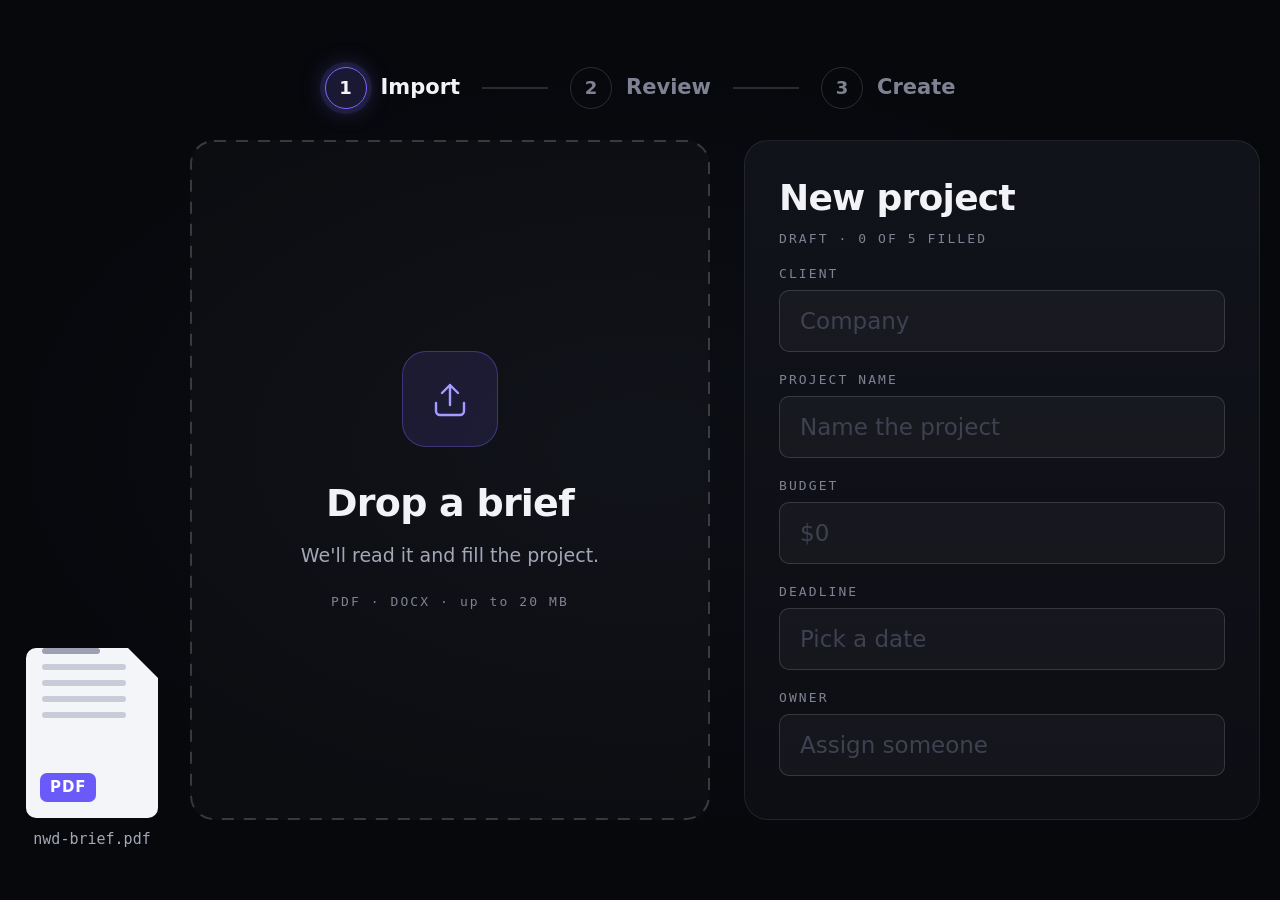
<file: index.html>
<!doctype html>
<html lang="en">
<head>
  <meta charset="utf-8">
  <meta name="viewport" content="width=device-width,initial-scale=1">
  <title>Drop &amp; Fill — veraetogrex_portfolio</title>
  <link rel="stylesheet" href="style.css">
</head>
<body>
  <!-- Drop & Fill · zero dependencies · github.com/veraetogrex-portfolio -->
  <main class="df" id="df">
    <ol class="df-steps">
      <li class="is-on"><i>1</i>Import</li>
      <li><i>2</i>Review</li>
      <li><i>3</i>Create</li>
    </ol>

    <section class="df-zone" aria-label="Drop a brief">
      <svg class="df-dash" viewBox="0 0 520 680" preserveAspectRatio="none"><rect x="1" y="1" width="518" height="678" rx="23"/></svg>
      <div class="df-empty">
        <div class="df-icon"><svg viewBox="0 0 44 44"><path d="M22 28V8M14 16l8-8 8 8M8 26v8a4 4 0 0 0 4 4h20a4 4 0 0 0 4-4v-8"/></svg></div>
        <p class="df-t1">Drop a brief</p>
        <p class="df-t2">We'll read it and fill the project.</p>
        <p class="df-t3">PDF · DOCX · up to 20 MB</p>
      </div>

      <article class="df-page" aria-hidden="true">
        <div class="df-row df-meta"><span>Project brief · NWD-07</span><span>p.1</span></div>
        <h2 class="df-row">Dock redesign</h2>
        <p class="df-row df-by">Prepared for Veraetogrex · Oct 2026</p>
        <table class="df-row">
          <tr><td>Client</td><td><span class="df-val" data-f="client">Northwind Labs</span></td></tr>
          <tr><td>Project</td><td><span class="df-val" data-f="name">NWD · Dock redesign</span></td></tr>
          <tr><td>Budget</td><td><span class="df-val" data-f="budget">$48,000</span></td></tr>
          <tr><td>Deadline</td><td><span class="df-val" data-f="deadline">Dec 12, 2026</span></td></tr>
          <tr><td>Owner</td><td><span class="df-val" data-f="owner">Sana Okafor</span></td></tr>
        </table>
        <p class="df-row df-note">Note: total incl. VAT <span class="df-val" data-alt="budget">$52,500</span></p>
        <div class="df-row df-lines"><i></i><i></i></div>
        <div class="df-row df-sig"><svg viewBox="0 0 150 52"><path d="M6 36c10-22 22-30 26-22s-14 24-8 26 18-26 26-24-6 22 0 22 12-14 18-14 2 12 8 12 10-18 16-18-2 16 6 16 14-8 20-12"/></svg><small>Sana Okafor · Producer</small></div>
        <div class="df-scan"></div>
        <div class="df-stamp"><svg viewBox="0 0 34 34"><path d="M7 18l7 7L28 9"/></svg>IMPORTED</div>
      </article>
    </section>

    <form class="df-form" autocomplete="off" onsubmit="return false">
      <header><h1>New project</h1><p class="df-status" role="status">Draft · 0 of 5 filled</p><button class="df-clear" type="button">Clear</button></header>
      <label class="df-field"><span>Client</span><input name="client" placeholder="Company"></label>
      <label class="df-field"><span>Project name</span><input name="name" placeholder="Name the project"></label>
      <div class="df-field">
        <label for="df-budget">Budget</label><input id="df-budget" name="budget" placeholder="$0">
        <button class="df-check" type="button" aria-haspopup="listbox">Check: 2 values found ▾</button>
        <div class="df-menu" role="listbox">
          <button type="button" role="option" data-v="$48,000"><b>$48,000</b><span>Budget table</span></button>
          <button type="button" role="option" data-v="$52,500"><b>$52,500</b><span>Note · incl. VAT</span></button>
        </div>
      </div>
      <label class="df-field"><span>Deadline</span><input name="deadline" placeholder="Pick a date"></label>
      <label class="df-field"><span>Owner</span><input name="owner" placeholder="Assign someone"></label>
    </form>

    <div class="df-file" tabindex="0" role="button" aria-label="nwd-brief.pdf — drag onto the zone or press Enter to import">
      <div class="df-thumb"><i></i><i></i><i></i><i></i><i></i><b>PDF</b></div>
      <span>nwd-brief.pdf</span>
    </div>
  </main>
  <div class="df-flash" aria-hidden="true"></div>

  <script src="script.js"></script>
</body>
</html>
</file>
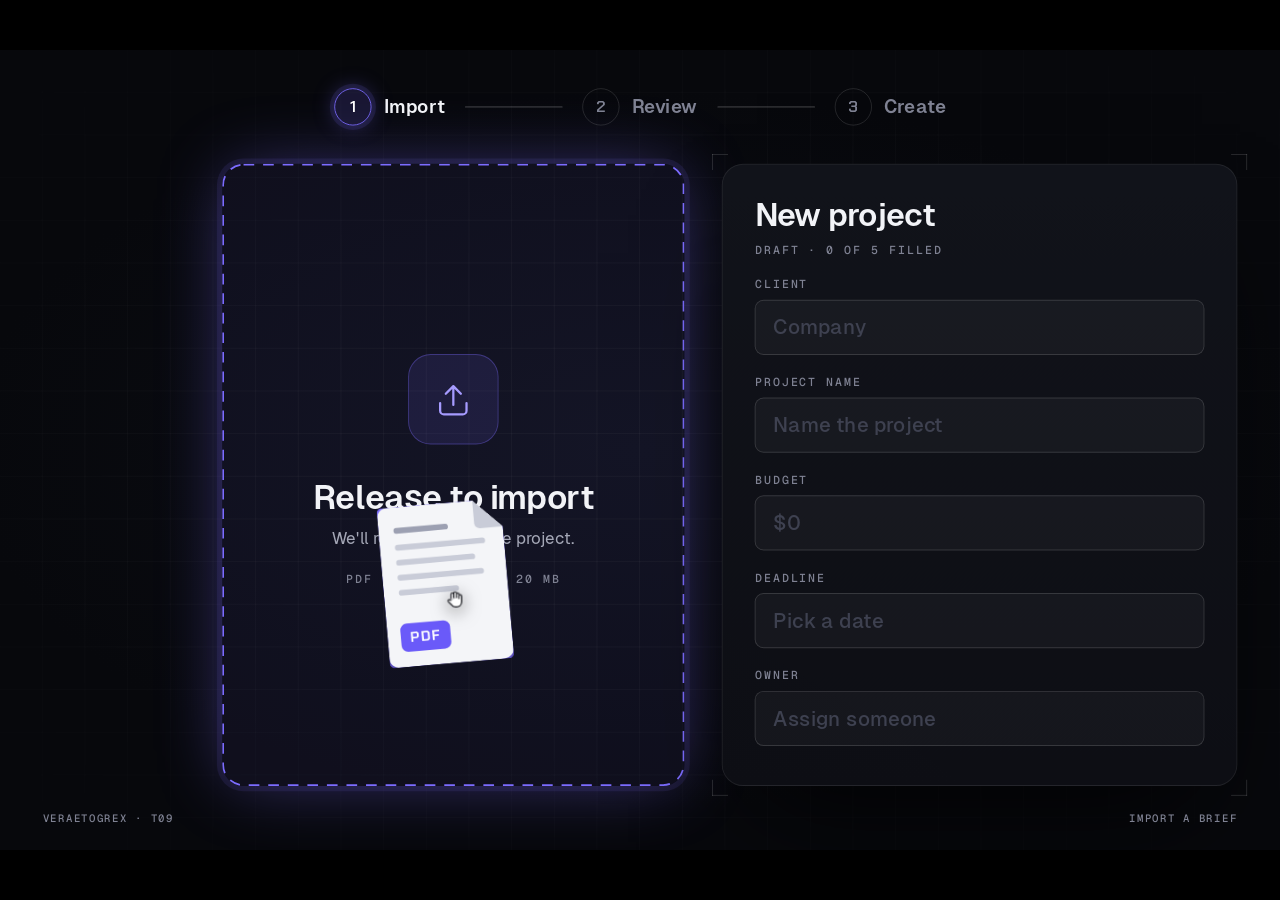
<file: mockup/drop-fill.autoplay.html>
<!doctype html>
<html lang="en">
<head>
<meta charset="utf-8">
<meta name="viewport" content="width=device-width,initial-scale=1">
<title>T09 Drop &amp; Fill — drop a brief, the form fills itself</title>
<link rel="stylesheet" href="_shared/nocturne.css">
<style>
  #stage{background:radial-gradient(ellipse 70% 60% at 50% 50%,#0C0E15 0%,var(--void) 75%)}

  /* ---------- stepper ---------- */
  .stepper{position:absolute;left:0;right:0;top:34px;height:60px;display:flex;justify-content:center;align-items:center;gap:0;z-index:2}
  .step{display:flex;align-items:center;gap:14px;font:600 21px var(--f-text);color:var(--text-3);transition:color .35s}
  .step .n{width:42px;height:42px;border-radius:50%;border:1.5px solid var(--line-2);display:flex;align-items:center;justify-content:center;font:600 18px var(--f-display);color:var(--text-3);position:relative;transition:all .35s}
  .step .n svg{position:absolute;opacity:0;transform:scale(.4);transition:all .35s var(--ease-back)}
  .step .n svg path{stroke:#04231F;stroke-width:3;fill:none;stroke-linecap:round;stroke-linejoin:round}
  .step.on{color:var(--text)}
  .step.on .n{border-color:var(--pulse);background:rgba(124,108,255,.16);color:#fff;box-shadow:0 0 0 5px rgba(124,108,255,.12),0 0 24px rgba(124,108,255,.35)}
  .step.done{color:var(--text-2)}
  .step.done .n{border-color:var(--ion);background:var(--ion);color:transparent;box-shadow:0 0 20px rgba(63,224,208,.35)}
  .step.done .n svg{opacity:1;transform:none}
  .conn{width:110px;height:2px;margin:0 22px;background:var(--line-2);position:relative;overflow:hidden;border-radius:1px}
  .conn i{position:absolute;inset:0;background:linear-gradient(90deg,var(--ion),var(--pulse));transform:scaleX(0);transform-origin:left;transition:transform .5s var(--ease-out)}
  .conn.fill i{transform:scaleX(1)}

  /* ---------- thumbnail (the file) ---------- */
  .thumb{position:absolute;left:58px;top:610px;width:144px;z-index:20;cursor:grab;touch-action:none;outline:none;will-change:transform;text-align:center}
  .thumb .pg{position:relative;width:132px;height:170px;margin:0 auto;border-radius:10px;background:#F4F5F8;
    box-shadow:0 18px 40px -12px rgba(0,0,0,.8),0 0 0 1px rgba(255,255,255,.15);transition:box-shadow .2s,transform .25s var(--ease-out);
    clip-path:polygon(0 0,calc(100% - 30px) 0,100% 30px,100% 100%,0 100%)}
  .thumb .pg::after{content:"";position:absolute;right:0;top:0;width:30px;height:30px;background:linear-gradient(225deg,transparent 50%,#C9CCD8 50%);border-bottom-left-radius:6px}
  .thumb .pg .ln{position:absolute;left:16px;height:6px;border-radius:3px;background:#C9CCD8}
  .thumb .badge{position:absolute;left:14px;bottom:16px;height:30px;padding:0 10px;border-radius:7px;background:var(--pulse-btn);color:#fff;font:700 15px var(--f-display);letter-spacing:.06em;display:flex;align-items:center}
  .thumb .nm{margin-top:12px;font:500 15px var(--f-mono);color:var(--text-2);letter-spacing:.02em;white-space:nowrap}
  .thumb.drag .pg{transform:rotate(-5deg) scale(1.06);box-shadow:0 30px 60px -12px rgba(0,0,0,.9),0 0 0 2px var(--pulse),0 0 40px rgba(124,108,255,.45)}
  .thumb.drag{cursor:grabbing}
  .thumb.drag .nm{opacity:0}
  .thumb:focus-visible .pg{box-shadow:0 0 0 3px var(--void),0 0 0 6px var(--pulse-soft)}

  /* ---------- drop zone ---------- */
  .zone{position:absolute;left:250px;top:128px;width:520px;height:700px;border-radius:24px;z-index:1;
    background:rgba(255,255,255,.02);transition:background .25s,box-shadow .25s}
  .zone .dash{position:absolute;inset:0;width:100%;height:100%;pointer-events:none}
  .zone .dash rect{fill:none;stroke:rgba(255,255,255,.18);stroke-width:2;stroke-dasharray:12 10;transition:stroke .25s}
  .zone.hot{background:rgba(124,108,255,.07);box-shadow:0 0 0 6px rgba(124,108,255,.10),0 0 80px -10px rgba(124,108,255,.45)}
  .zone.hot .dash rect{stroke:var(--pulse);stroke-dasharray:12 10;animation:march .6s linear infinite}
  @keyframes march{to{stroke-dashoffset:-22}}
  .zone .empty{position:absolute;inset:0;display:flex;flex-direction:column;align-items:center;justify-content:center;transition:opacity .3s,transform .3s var(--ease-out)}
  .zone .ico{width:96px;height:96px;border-radius:24px;background:rgba(124,108,255,.12);border:1px solid rgba(124,108,255,.35);display:flex;align-items:center;justify-content:center;transition:transform .3s var(--ease-back)}
  .zone.hot .ico{transform:translateY(-8px) scale(1.06)}
  .zone .t1{margin-top:30px;font:600 38px var(--f-text);letter-spacing:-.02em}
  .zone .t2{margin-top:12px;font:400 19px var(--f-text);color:var(--text-2)}
  .zone .t3{margin-top:26px;font:500 13px var(--f-mono);letter-spacing:.16em;color:var(--text-3);text-transform:uppercase}
  .zone.hot .t1::after{content:""}
  .zone.has .empty{opacity:0;transform:scale(.96)}

  /* ---------- the document page ---------- */
  .page{position:absolute;left:36px;top:40px;width:448px;height:620px;border-radius:14px;background:#F4F5F8;color:#14161E;overflow:hidden;
    padding:30px 32px 0;opacity:0;transform-origin:0 0;box-shadow:0 40px 80px -30px rgba(0,0,0,.9),0 0 0 1px rgba(255,255,255,.2);will-change:transform}
  .page .top{display:flex;justify-content:space-between;font:500 12px var(--f-mono);letter-spacing:.14em;color:#7A7E90;text-transform:uppercase}
  .page h3{margin:16px 0 0;font:700 32px/1.05 var(--f-text);letter-spacing:-.025em;color:#0B0C12}
  .page .by{margin-top:8px;font:400 16px var(--f-text);color:#5A5E70}
  .page table{width:100%;margin-top:20px;border-collapse:collapse}
  .page td{height:50px;border-top:1px solid #DADCE4;vertical-align:middle}
  .page tr:last-child td{border-bottom:1px solid #DADCE4}
  .page td.k{width:118px;font:500 12px var(--f-mono);letter-spacing:.14em;text-transform:uppercase;color:#7A7E90}
  .page td.v{font:600 21px var(--f-text);color:#14161E}
  .page .val{position:relative;display:inline-block;padding:2px 4px;margin-left:-4px;border-radius:5px;transition:background .25s}
  .page .note{margin-top:20px;font:500 17px var(--f-text);color:#3A3D4C}
  .page .note .val{font-weight:700}
  .page .bars{margin-top:14px}
  .page .bars i{display:block;height:8px;border-radius:4px;background:#DCDEE6;margin-bottom:10px}
  .page .sig{position:absolute;left:32px;bottom:26px;display:flex;align-items:flex-end;gap:16px}
  .page .sig small{font:500 12px var(--f-mono);letter-spacing:.1em;color:#7A7E90;text-transform:uppercase;padding-bottom:6px}
  .page .reveal{opacity:0;transform:translateY(6px)}
  /* HUD brackets around recognised values */
  .val .br{position:absolute;inset:-7px -9px;pointer-events:none;opacity:0;transform:scale(1.18);transition:opacity .18s,transform .3s var(--ease-out);--c:#16B8A8;
    background:
     linear-gradient(var(--c) 0 0) left top/14px 2.5px no-repeat,linear-gradient(var(--c) 0 0) left top/2.5px 14px no-repeat,
     linear-gradient(var(--c) 0 0) right top/14px 2.5px no-repeat,linear-gradient(var(--c) 0 0) right top/2.5px 14px no-repeat,
     linear-gradient(var(--c) 0 0) left bottom/14px 2.5px no-repeat,linear-gradient(var(--c) 0 0) left bottom/2.5px 14px no-repeat,
     linear-gradient(var(--c) 0 0) right bottom/14px 2.5px no-repeat,linear-gradient(var(--c) 0 0) right bottom/2.5px 14px no-repeat}
  .val.hit{background:rgba(63,224,208,.18)}
  .val.hit .br{opacity:1;transform:none}
  .val.warn .br{--c:#F0602A}
  .val.warn.hit{background:rgba(255,122,69,.16)}
  .val.lift{color:rgba(20,22,30,.35)}
  .scan{position:absolute;left:0;right:0;top:0;height:120px;pointer-events:none;opacity:0;
    background:linear-gradient(180deg,rgba(63,224,208,0) 0%,rgba(63,224,208,.10) 70%,rgba(63,224,208,.30) 100%)}
  .scan::after{content:"";position:absolute;left:-10px;right:-10px;bottom:-2px;height:4px;background:#3FE0D0;box-shadow:0 0 18px 4px rgba(63,224,208,.8),0 0 60px 10px rgba(63,224,208,.35)}
  .stamp{position:absolute;left:70px;top:462px;width:316px;height:108px;border:5px solid #12A898;border-radius:14px;color:#12A898;
    display:flex;align-items:center;justify-content:center;gap:12px;font:700 50px var(--f-display);letter-spacing:.1em;opacity:0;pointer-events:none;
    background:rgba(63,224,208,.10);mix-blend-mode:multiply;transform:rotate(-11deg) scale(2.4)}
  .stamp::before{content:"";position:absolute;inset:5px;border:1.5px solid rgba(18,168,152,.6);border-radius:8px}

  /* ---------- form ---------- */
  .form{position:absolute;left:812px;top:128px;width:580px;height:700px;z-index:1;border-radius:24px;padding:34px 36px 0;
    background:linear-gradient(180deg,#11131A 0%,#0D0E14 100%);border:1px solid var(--line);box-shadow:0 60px 120px -40px rgba(0,0,0,.8)}
  .form .hud-corners{inset:-12px}
  .fhead{display:flex;justify-content:space-between;align-items:flex-start}
  .fhead h2{margin:0;font:600 36px var(--f-text);letter-spacing:-.02em}
  .fhead .k{margin-top:8px;font:500 13px var(--f-mono);letter-spacing:.16em;color:var(--text-3);text-transform:uppercase;transition:color .3s}
  .fhead .k.ai{color:var(--ion)}
  .clear{height:40px;padding:0 16px;border-radius:10px;border:1px solid var(--line-2);font:500 15px var(--f-text);color:var(--text-2);opacity:0;pointer-events:none;transition:opacity .3s}
  .clear.show{opacity:1;pointer-events:auto}
  .clear:hover{color:var(--text);border-color:rgba(255,255,255,.3)}
  .fl{margin-top:22px;position:relative}
  .fl:first-of-type{margin-top:28px}
  .fl label{display:flex;justify-content:space-between;font:500 13px var(--f-mono);letter-spacing:.16em;color:var(--text-3);text-transform:uppercase;margin-bottom:9px}
  .fl .wrap{position:relative}
  .fl .field{width:100%;height:62px;font:500 23px var(--f-text);padding:0 60px 0 20px;transition:border-color .3s,box-shadow .3s,background .3s}
  .fl .field::placeholder{color:#3E4150}
  .fl .ok{position:absolute;right:14px;top:13px;width:36px;height:36px;border-radius:50%;background:rgba(63,224,208,.14);border:1.5px solid var(--ion);display:flex;align-items:center;justify-content:center;opacity:0;transform:scale(.3);transition:opacity .2s,transform .35s var(--ease-back)}
  .fl .ok path{stroke:var(--ion);stroke-width:3;fill:none;stroke-linecap:round;stroke-linejoin:round}
  .fl.good .field{border-color:rgba(63,224,208,.5);background:rgba(63,224,208,.04)}
  .fl.good .ok{opacity:1;transform:none}
  .fl.flash .field{box-shadow:0 0 0 4px rgba(124,108,255,.22);border-color:var(--pulse)}
  .fl .check{position:absolute;right:12px;top:11px;height:40px;padding:0 12px 0 14px;border-radius:9px;display:flex;align-items:center;gap:8px;cursor:pointer;
    background:rgba(255,122,69,.14);border:1px solid rgba(255,122,69,.55);color:var(--flare);font:600 18px var(--f-text);opacity:0;transform:translateX(10px);pointer-events:none;transition:opacity .25s,transform .35s var(--ease-out)}
  .fl.warn .field{border-color:var(--flare);box-shadow:0 0 0 4px rgba(255,122,69,.14);padding-right:270px;cursor:pointer;color:var(--flare)}
  .fl.warn label{color:var(--flare)}
  .fl.warn .check{opacity:1;transform:none;pointer-events:auto}
  .fl.warn .check svg{transition:transform .25s}
  .fl.open .check svg{transform:rotate(180deg)}
  .menu{position:absolute;left:0;right:0;top:100%;margin-top:8px;z-index:10;border-radius:14px;background:#171922;border:1px solid var(--line-2);box-shadow:0 30px 60px -10px rgba(0,0,0,.9);padding:8px;
    opacity:0;transform:translateY(-6px);pointer-events:none;transition:opacity .2s,transform .25s var(--ease-out)}
  .fl.open .menu{opacity:1;transform:none;pointer-events:auto}
  .menu button{width:100%;height:62px;border-radius:10px;display:flex;align-items:center;justify-content:space-between;padding:0 16px;text-align:left}
  .menu button b{font:600 23px var(--f-text)}
  .menu button span{font:500 13px var(--f-mono);letter-spacing:.1em;color:var(--text-3);text-transform:uppercase}
  .menu button:hover,.menu button.li-hover,.menu button:focus-visible{background:rgba(124,108,255,.16);outline:none}

  /* flying chips */
  .chip{position:absolute;left:0;top:0;z-index:40;height:46px;padding:0 18px;border-radius:12px;display:flex;align-items:center;white-space:nowrap;pointer-events:none;
    font:600 21px var(--f-text);color:#fff;background:var(--pulse-btn);box-shadow:0 0 0 1px rgba(255,255,255,.2) inset,0 14px 34px -8px rgba(124,108,255,.9);will-change:transform,opacity}
  .chip.w{background:#E8693A;box-shadow:0 0 0 1px rgba(255,255,255,.2) inset,0 14px 34px -8px rgba(255,122,69,.9)}
  /* payoff: Ion flash when the stamp lands */
  .flash{position:absolute;inset:0;z-index:30;pointer-events:none;opacity:0;mix-blend-mode:screen;
    background:radial-gradient(ellipse 75% 95% at 514px 684px,rgba(63,224,208,.75),rgba(63,224,208,.34) 40%,rgba(124,108,255,.12) 75%,transparent 100%)}
  .trailc{position:absolute;left:0;top:0;width:10px;height:10px;margin:-5px;border-radius:50%;z-index:39;pointer-events:none;background:var(--pulse-soft);opacity:0}
</style>
</head>
<body>
<div id="stage" class="grid" data-title="T09 Drop & Fill" data-url="veraetogrex-portfolio.github.io/projects/new">
  <div class="stepper">
    <div class="step on" id="s1"><span class="n">1<svg width="20" height="20" viewBox="0 0 20 20"><path d="M4.5 10.5l3.5 3.3L15.5 6"/></svg></span>Import</div>
    <div class="conn" id="c1"><i></i></div>
    <div class="step" id="s2"><span class="n">2<svg width="20" height="20" viewBox="0 0 20 20"><path d="M4.5 10.5l3.5 3.3L15.5 6"/></svg></span>Review</div>
    <div class="conn"><i></i></div>
    <div class="step" id="s3"><span class="n">3</span>Create</div>
  </div>

  <div class="zone" id="zone">
    <svg class="dash" viewBox="0 0 520 700" preserveAspectRatio="none"><rect x="1" y="1" width="518" height="698" rx="23"/></svg>
    <div class="empty">
      <div class="ico"><svg width="44" height="44" viewBox="0 0 44 44" fill="none" stroke="#A69BFF" stroke-width="2.4" stroke-linecap="round" stroke-linejoin="round"><path d="M22 28V8M14 16l8-8 8 8"/><path d="M8 26v8a4 4 0 0 0 4 4h20a4 4 0 0 0 4-4v-8"/></svg></div>
      <div class="t1" id="zt1">Drop a brief</div>
      <div class="t2">We'll read it and fill the project.</div>
      <div class="t3">PDF · DOCX · up to 20 MB</div>
    </div>
    <div class="page" id="page">
      <div class="top reveal"><span>Project brief · NWD-07</span><span>p.1</span></div>
      <h3 class="reveal">Dock redesign</h3>
      <div class="by reveal">Prepared for Veraetogrex · Oct 2026</div>
      <table class="reveal">
        <tr><td class="k">Client</td><td class="v"><span class="val" data-f="client">Northwind Labs<i class="br"></i></span></td></tr>
        <tr><td class="k">Project</td><td class="v"><span class="val" data-f="name">NWD · Dock redesign<i class="br"></i></span></td></tr>
        <tr><td class="k">Budget</td><td class="v"><span class="val" data-f="budget">$48,000<i class="br"></i></span></td></tr>
        <tr><td class="k">Deadline</td><td class="v"><span class="val" data-f="deadline">Dec 12, 2026<i class="br"></i></span></td></tr>
        <tr><td class="k">Owner</td><td class="v"><span class="val" data-f="owner">Sana Okafor<i class="br"></i></span></td></tr>
      </table>
      <div class="note reveal">Note: total incl. VAT <span class="val" id="vat">$52,500<i class="br"></i></span></div>
      <div class="bars reveal"><i style="width:94%"></i><i style="width:78%"></i></div>
      <div class="sig reveal"><svg width="150" height="52" viewBox="0 0 150 52" fill="none" stroke="#2B2F55" stroke-width="2.4" stroke-linecap="round" stroke-linejoin="round"><path d="M6 36c10-22 22-30 26-22s-14 24-8 26 18-26 26-24-6 22 0 22 12-14 18-14 2 12 8 12 10-18 16-18-2 16 6 16 14-8 20-12"/><path d="M14 46h120" stroke="#9CA0B2" stroke-width="1.2"/></svg><small>Sana Okafor · Producer</small></div>
      <div class="scan" id="scan"></div>
      <div class="stamp" id="stamp"><svg width="34" height="34" viewBox="0 0 34 34" fill="none" stroke="#12A898" stroke-width="4.5" stroke-linecap="round" stroke-linejoin="round"><path d="M7 18l7 7L28 9"/></svg>IMPORTED</div>
    </div>
  </div>

  <div class="form" id="form">
    <div class="hud-corners"></div>
    <div class="fhead"><div><h2>New project</h2><div class="k" id="fk">Draft · 0 of 5 filled</div></div><button class="clear" id="clear" type="button">Clear</button></div>
    <div class="fl" data-f="client"><label for="i-client">Client</label><div class="wrap"><input class="field" id="i-client" placeholder="Company" autocomplete="off" spellcheck="false"><span class="ok"><svg width="18" height="18" viewBox="0 0 18 18"><path d="M4 9.5l3.2 3L14 5.5"/></svg></span></div></div>
    <div class="fl" data-f="name"><label for="i-name">Project name</label><div class="wrap"><input class="field" id="i-name" placeholder="Name the project" autocomplete="off" spellcheck="false"><span class="ok"><svg width="18" height="18" viewBox="0 0 18 18"><path d="M4 9.5l3.2 3L14 5.5"/></svg></span></div></div>
    <div class="fl" data-f="budget" id="flBudget"><label for="i-budget">Budget</label><div class="wrap"><input class="field" id="i-budget" placeholder="$0" autocomplete="off" spellcheck="false"><span class="ok"><svg width="18" height="18" viewBox="0 0 18 18"><path d="M4 9.5l3.2 3L14 5.5"/></svg></span>
      <button class="check" id="check" type="button" aria-haspopup="listbox">Check: 2 values found<svg width="14" height="14" viewBox="0 0 14 14" fill="none" stroke="currentColor" stroke-width="2" stroke-linecap="round"><path d="M3 5l4 4 4-4"/></svg></button></div>
      <div class="menu" id="menu" role="listbox">
        <button type="button" data-v="$48,000" role="option"><b>$48,000</b><span>Budget table</span></button>
        <button type="button" data-v="$52,500" role="option"><b>$52,500</b><span>Note · incl. VAT</span></button>
      </div></div>
    <div class="fl" data-f="deadline"><label for="i-deadline">Deadline</label><div class="wrap"><input class="field" id="i-deadline" placeholder="Pick a date" autocomplete="off" spellcheck="false"><span class="ok"><svg width="18" height="18" viewBox="0 0 18 18"><path d="M4 9.5l3.2 3L14 5.5"/></svg></span></div></div>
    <div class="fl" data-f="owner"><label for="i-owner">Owner</label><div class="wrap"><input class="field" id="i-owner" placeholder="Assign someone" autocomplete="off" spellcheck="false"><span class="ok"><svg width="18" height="18" viewBox="0 0 18 18"><path d="M4 9.5l3.2 3L14 5.5"/></svg></span></div></div>
  </div>

  <div class="thumb" id="thumb" tabindex="0" role="button" aria-label="nwd-brief.pdf — drag into the drop zone or press Enter to import">
    <div class="pg"><i class="ln" style="top:22px;width:58px;background:#9CA0B2"></i><i class="ln" style="top:40px;width:96px"></i><i class="ln" style="top:56px;width:84px"></i><i class="ln" style="top:72px;width:92px"></i><i class="ln" style="top:88px;width:64px"></i><span class="badge">PDF</span></div>
    <div class="nm">nwd-brief.pdf</div>
  </div>
  <div id="chips"></div>
  <div class="flash" id="flash"></div>

  <div class="status-line"><span>Veraetogrex · T09</span><span>Import a brief</span></div>
</div>

<script>window.AUTOPLAY = true;</script>
<script src="_shared/stage.js"></script>
<script>
const $ = s => document.querySelector(s), $$ = s => [...document.querySelectorAll(s)];
const thumb = $('#thumb'), zone = $('#zone'), page = $('#page'), scan = $('#scan'), stamp = $('#stamp'), chips = $('#chips');
const form = $('#form'), fk = $('#fk'), clearBtn = $('#clear'), flBudget = $('#flBudget'), menu = $('#menu');
const FIELDS = ['client', 'name', 'budget', 'deadline', 'owner'];
const fl = f => document.querySelector(`.fl[data-f="${f}"]`);
const inp = f => document.getElementById('i-' + f);
const VAL = { client: 'Northwind Labs', name: 'NWD · Dock redesign', budget: '$48,000', deadline: 'Dec 12, 2026', owner: 'Sana Okafor' };

let phase = 'idle';      // idle | drag | import | done
let flow = null;
let drag = null, tx = 0, ty = 0, tvx = 0, tvy = 0, homing = false;

// ---------- thumbnail drag (real pointer events; the demo drives the same handlers) ----------
function placeThumb() { thumb.style.transform = `translate(${tx.toFixed(1)}px,${ty.toFixed(1)}px)`; }
function overZone(x, y) { const r = Stage.rect(zone); return x > r.x && x < r.x + r.w && y > r.y && y < r.y + r.h; }
thumb.addEventListener('pointerdown', e => {
  if (phase !== 'idle') return;
  e.preventDefault();
  const [x, y] = Stage.toStage(e.clientX, e.clientY);
  drag = { x0: x - tx, y0: y - ty };
  homing = false; phase = 'drag';
  thumb.classList.add('drag');
});
addEventListener('pointermove', e => {
  if (!drag) return;
  const [x, y] = Stage.toStage(e.clientX, e.clientY);
  tx = x - drag.x0; ty = y - drag.y0; placeThumb();
  zone.classList.toggle('hot', overZone(x, y));
  $('#zt1').textContent = overZone(x, y) ? 'Release to import' : 'Drop a brief';
});
addEventListener('pointerup', e => {
  if (!drag) return;
  const [x, y] = Stage.toStage(e.clientX, e.clientY);
  drag = null; thumb.classList.remove('drag');
  if (overZone(x, y)) { flow = importBrief(Stage.ctx()); }
  else { phase = 'idle'; zone.classList.remove('hot'); $('#zt1').textContent = 'Drop a brief'; homing = true; }
});
// spring the file home after a miss
(function home(now) {
  if (homing) {
    const dt = 1 / 60;
    tvx += (-220 * tx - 20 * tvx) * dt; tvy += (-220 * ty - 20 * tvy) * dt;
    tx += tvx * dt; ty += tvy * dt; placeThumb();
    if (Math.abs(tx) + Math.abs(ty) + Math.abs(tvx) + Math.abs(tvy) < .3) { tx = ty = tvx = tvy = 0; homing = false; placeThumb(); }
  }
  requestAnimationFrame(home);
})();
thumb.addEventListener('keydown', e => {
  if ((e.key === 'Enter' || e.key === ' ') && phase === 'idle') { e.preventDefault(); flow = importBrief(Stage.ctx(), true); }
});

// ---------- the import ----------
async function importBrief(s, fromKeyboard) {
  phase = 'import';
  zone.classList.remove('hot'); zone.classList.add('has');
  $('#zt1').textContent = 'Drop a brief';
  // 1) the file lands and unfolds into a page (FLIP from the thumbnail rect)
  const tr = Stage.rect(thumb.querySelector('.pg')), zr = Stage.rect(zone);
  const pgX = zr.x + 36, pgY = zr.y + 40, pgW = 448, pgH = 620;
  const sx0 = tr.w / pgW, sy0 = tr.h / pgH, dx0 = tr.x - pgX, dy0 = tr.y - pgY;
  const reveals = $$('.page .reveal');
  // set the starting (thumbnail-sized) state before the page becomes visible, so no frame shows it full-size
  page.style.transform = `translate(${dx0}px,${dy0}px) scale(${sx0},${sy0}) rotate(-5deg)`;
  reveals.forEach(r => { r.style.opacity = 0; r.style.transform = 'translateY(6px)'; });
  thumb.style.opacity = 0;
  page.style.opacity = 1;
  await s.tween(560, t => {
    const sx = s.lerp(sx0, 1, t), sy = s.lerp(sy0, 1, t);
    page.style.transform = `translate(${s.lerp(dx0, 0, t)}px,${s.lerp(dy0, 0, t)}px) scale(${sx},${sy}) rotate(${(-5 * (1 - t)).toFixed(2)}deg)`;
    reveals.forEach((r, i) => { const u = s.clamp((t - .35 - i * .07) / .35); r.style.opacity = u; r.style.transform = `translateY(${6 * (1 - u)}px)`; });
  }, s.ease.outBack);
  page.style.transform = '';
  reveals.forEach(r => { r.style.opacity = 1; r.style.transform = 'none'; });

  // 2) scanner beam sweeps, recognised values get HUD brackets
  const vals = $$('.page .val');
  const pr = Stage.rect(page);
  const marks = vals.map(v => { const r = Stage.rect(v); return { v, y: r.y + r.h / 2 - pr.y }; });
  scan.style.opacity = 1;
  fk.textContent = 'Reading brief…'; fk.classList.add('ai');
  await s.tween(800, t => {
    const y = -120 + (pgH + 40) * t;
    scan.style.transform = `translateY(${y}px)`;
    for (const m of marks) if (!m.v.classList.contains('hit') && y + 118 > m.y) {
      if (m.v.dataset.f === 'budget' || m.v.id === 'vat') m.v.classList.add('warn');
      m.v.classList.add('hit');
    }
  }, s.ease.linear);
  s.tween(200, t => scan.style.opacity = 1 - t).catch(() => {});

  // 3) values tear off as chips and fly on arcs into the fields (120 ms apart)
  fk.textContent = 'Filling 5 fields…';
  const flights = FIELDS.map((f, i) => fly(s, f, i * 120));
  await Promise.all(flights);
  fk.textContent = 'Draft · 5 of 5 filled'; fk.classList.remove('ai');

  // 4) stamp + stepper → Review
  await s.wait(fromKeyboard ? 100 : 160);
  stamp.style.opacity = 1;
  await s.tween(240, t => { stamp.style.transform = `rotate(-11deg) scale(${s.lerp(2.4, 1, t)})`; stamp.style.opacity = Math.min(1, t * 2.5); }, s.ease.in);
  slam(s);
  $('#s1').classList.remove('on'); $('#s1').classList.add('done');
  $('#c1').classList.add('fill');
  await s.wait(180);
  $('#s2').classList.add('on');
  clearBtn.classList.add('show');
  phase = 'done';
}

// payoff: the stamp lands — the whole screen shakes and an Ion flash washes over it
const SHAKE = () => $$('.stepper, .zone, .form');
function slam(s) {
  s.tween(700, (_, p) => { $('#flash').style.opacity = (p < .1 ? p / .1 : (1 - p) / .9).toFixed(3); }, s.ease.linear).catch(() => {});
  s.tween(420, (_, p) => {
    const amp = (1 - p) * 14, tr = `${(Math.sin(p * 46) * amp * .5).toFixed(2)}px ${(Math.sin(p * 38) * amp).toFixed(2)}px`;
    SHAKE().forEach(e => e.style.translate = tr);
  }, s.ease.linear).then(() => SHAKE().forEach(e => e.style.translate = '')).catch(() => {});
}

async function fly(s, f, delay) {
  await s.wait(delay);
  const src = document.querySelector(`.page .val[data-f="${f}"]`);
  const a = Stage.rect(src), b = Stage.rect(inp(f));
  const warn = f === 'budget';
  const c = document.createElement('div'); c.className = 'chip' + (warn ? ' w' : ''); c.textContent = VAL[f];
  chips.appendChild(c);
  const cw = c.offsetWidth, ch = c.offsetHeight;
  const x0 = a.x - 14, y0 = a.cy - ch / 2, x1 = b.x + 8, y1 = b.cy - ch / 2;
  const mx = (x0 + x1) / 2, my = Math.min(y0, y1) - 130 - (FIELDS.indexOf(f) % 2) * 30;
  src.classList.add('lift');
  await s.tween(640, t => {
    const u = 1 - t;
    const x = u * u * x0 + 2 * u * t * mx + t * t * x1, y = u * u * y0 + 2 * u * t * my + t * t * y1;
    const sc = 1 + .12 * Math.sin(Math.PI * t);
    c.style.transform = `translate(${x.toFixed(1)}px,${y.toFixed(1)}px) scale(${sc.toFixed(3)}) rotate(${(Math.sin(Math.PI * t) * -6).toFixed(2)}deg)`;
    c.style.opacity = t > .82 ? (1 - (t - .82) / .18).toFixed(3) : 1;
  }, s.ease.inOut);
  c.remove();
  const box = fl(f);
  box.classList.add('flash');
  const el = inp(f); el.value = '';
  for (const chq of VAL[f]) { el.value += chq; await s.wait(22); }
  box.classList.remove('flash');
  if (warn) box.classList.add('warn'); else box.classList.add('good');
}

// ---------- budget conflict: pick one of two values ----------
function openMenu(open) { flBudget.classList.toggle('open', open); }
$('#check').addEventListener('click', e => { e.stopPropagation(); openMenu(!flBudget.classList.contains('open')); });
inp('budget').addEventListener('click', () => { if (flBudget.classList.contains('warn')) openMenu(!flBudget.classList.contains('open')); });
menu.addEventListener('click', e => {
  const b = e.target.closest('button'); if (!b) return;
  inp('budget').value = b.dataset.v;
  flBudget.classList.remove('warn', 'open'); flBudget.classList.add('good');
  const vat = b.dataset.v === '$52,500';
  $$('.page .val.warn').forEach(v => { v.classList.remove('warn'); });
  fk.textContent = 'Draft · ready for review';
});
addEventListener('pointerdown', e => { if (!flBudget.contains(e.target)) openMenu(false); });
clearBtn.addEventListener('click', () => Stage.reset());

// ---------- reset & unwind ----------
function reset() {
  phase = 'idle'; flow = null; drag = null; homing = false;
  tx = ty = tvx = tvy = 0; placeThumb();
  thumb.classList.remove('drag'); thumb.style.opacity = '';
  zone.classList.remove('hot', 'has'); $('#zt1').textContent = 'Drop a brief';
  page.style.opacity = 0; page.style.transform = '';
  $$('.page .reveal').forEach(r => { r.style.opacity = ''; r.style.transform = ''; });
  $$('.page .val').forEach(v => v.classList.remove('hit', 'warn', 'lift'));
  scan.style.opacity = 0; scan.style.transform = '';
  stamp.style.opacity = 0; stamp.style.transform = 'rotate(-11deg) scale(2.4)';
  chips.innerHTML = '';
  $('#flash').style.opacity = 0; SHAKE().forEach(e => e.style.translate = '');
  FIELDS.forEach(f => { inp(f).value = ''; inp(f).style.color = ''; fl(f).classList.remove('good', 'warn', 'flash', 'open'); });
  fk.textContent = 'Draft · 0 of 5 filled'; fk.classList.remove('ai');
  $('#s1').classList.add('on'); $('#s1').classList.remove('done'); $('#s2').classList.remove('on'); $('#c1').classList.remove('fill');
  clearBtn.classList.remove('show');
}
// end of loop: the form clears and the page folds back into the file in its corner
async function unwind(s) {
  FIELDS.forEach(f => { inp(f).style.transition = 'color .3s'; inp(f).style.color = 'transparent'; fl(f).classList.remove('good', 'warn'); });
  fk.textContent = 'Draft · 0 of 5 filled';
  clearBtn.classList.remove('show');
  $('#s2').classList.remove('on'); $('#s1').classList.remove('done'); $('#c1').classList.remove('fill');
  s.later(() => $('#s1').classList.add('on'), 200);
  stamp.style.transition = 'opacity .25s'; stamp.style.opacity = 0;
  $$('.page .val').forEach(v => v.classList.remove('hit', 'warn', 'lift'));
  await s.wait(300);
  stamp.style.transition = '';
  FIELDS.forEach(f => { inp(f).value = ''; inp(f).style.transition = ''; inp(f).style.color = ''; });
  // fold page back to the thumbnail spot
  thumb.style.transition = 'none';
  const zr = Stage.rect(zone);
  tx = 0; ty = 0; placeThumb();
  const tr = Stage.rect(thumb.querySelector('.pg'));
  const pgX = zr.x + 36, pgY = zr.y + 40;
  const sx1 = tr.w / 448, sy1 = tr.h / 620, dx1 = tr.x - pgX, dy1 = tr.y - pgY;
  zone.classList.remove('has');
  await s.tween(520, t => {
    page.style.transform = `translate(${s.lerp(0, dx1, t)}px,${s.lerp(0, dy1, t)}px) scale(${s.lerp(1, sx1, t)},${s.lerp(1, sy1, t)})`;
    $$('.page .reveal').forEach(r => r.style.opacity = 1 - s.clamp(t * 2.2));
    const f = s.clamp((t - .55) / .45);
    page.style.opacity = 1 - f; thumb.style.opacity = f;
  }, s.ease.inOut);
  thumb.style.opacity = ''; page.style.opacity = 0;
}

Stage.init({
  reset,
  cursorStart: [330, 860],
  async demo(s) {
    // 0.0–1.0 grab the PDF in the corner and drag it into the zone
    const r = Stage.rect(thumb.querySelector('.pg'));
    await s.move([r.cx + 4, r.cy + 10], 300, { arc: .1 });
    await s.drag([505, 610], 620, { pre: 60, post: 50, arc: .14 });
    // 1.0–5.2 the brief reads itself into the form
    s.move([700, 868], 700, { arc: -.15 }).catch(() => {});
    await s.wait(10);
    await flow;
    await s.wait(950);
    // 5.2–6.5 clear back to the first frame
    s.move([330, 860], 900, { arc: .1 }).catch(() => {});
    await unwind(s);
    await s.wait(280);
  },
});
</script>
</body>
</html>
</file>
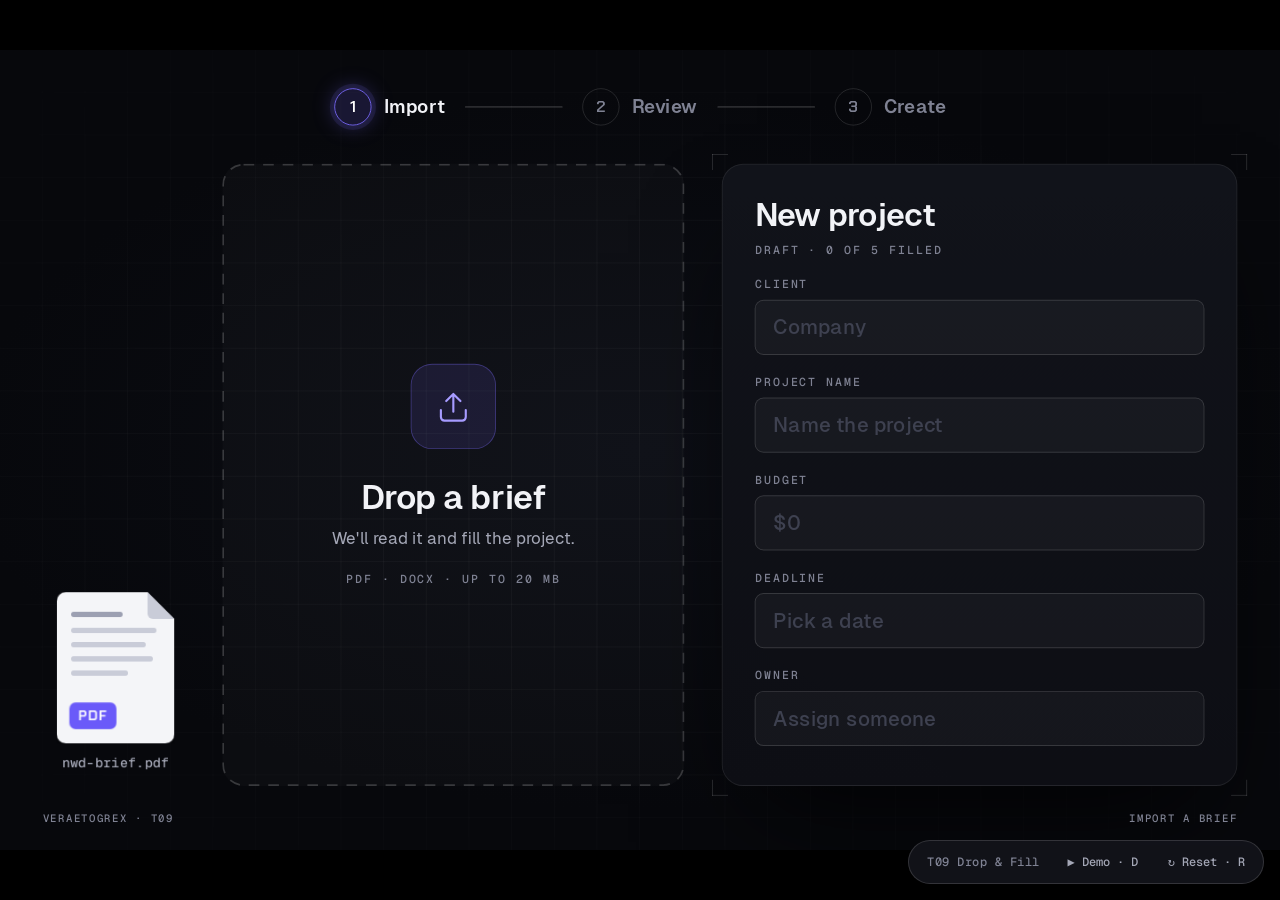
<file: mockup/drop-fill.html>
<!doctype html>
<html lang="en">
<head>
<meta charset="utf-8">
<meta name="viewport" content="width=device-width,initial-scale=1">
<title>T09 Drop &amp; Fill — drop a brief, the form fills itself</title>
<link rel="stylesheet" href="_shared/nocturne.css">
<style>
  #stage{background:radial-gradient(ellipse 70% 60% at 50% 50%,#0C0E15 0%,var(--void) 75%)}

  /* ---------- stepper ---------- */
  .stepper{position:absolute;left:0;right:0;top:34px;height:60px;display:flex;justify-content:center;align-items:center;gap:0;z-index:2}
  .step{display:flex;align-items:center;gap:14px;font:600 21px var(--f-text);color:var(--text-3);transition:color .35s}
  .step .n{width:42px;height:42px;border-radius:50%;border:1.5px solid var(--line-2);display:flex;align-items:center;justify-content:center;font:600 18px var(--f-display);color:var(--text-3);position:relative;transition:all .35s}
  .step .n svg{position:absolute;opacity:0;transform:scale(.4);transition:all .35s var(--ease-back)}
  .step .n svg path{stroke:#04231F;stroke-width:3;fill:none;stroke-linecap:round;stroke-linejoin:round}
  .step.on{color:var(--text)}
  .step.on .n{border-color:var(--pulse);background:rgba(124,108,255,.16);color:#fff;box-shadow:0 0 0 5px rgba(124,108,255,.12),0 0 24px rgba(124,108,255,.35)}
  .step.done{color:var(--text-2)}
  .step.done .n{border-color:var(--ion);background:var(--ion);color:transparent;box-shadow:0 0 20px rgba(63,224,208,.35)}
  .step.done .n svg{opacity:1;transform:none}
  .conn{width:110px;height:2px;margin:0 22px;background:var(--line-2);position:relative;overflow:hidden;border-radius:1px}
  .conn i{position:absolute;inset:0;background:linear-gradient(90deg,var(--ion),var(--pulse));transform:scaleX(0);transform-origin:left;transition:transform .5s var(--ease-out)}
  .conn.fill i{transform:scaleX(1)}

  /* ---------- thumbnail (the file) ---------- */
  .thumb{position:absolute;left:58px;top:610px;width:144px;z-index:20;cursor:grab;touch-action:none;outline:none;will-change:transform;text-align:center}
  .thumb .pg{position:relative;width:132px;height:170px;margin:0 auto;border-radius:10px;background:#F4F5F8;
    box-shadow:0 18px 40px -12px rgba(0,0,0,.8),0 0 0 1px rgba(255,255,255,.15);transition:box-shadow .2s,transform .25s var(--ease-out);
    clip-path:polygon(0 0,calc(100% - 30px) 0,100% 30px,100% 100%,0 100%)}
  .thumb .pg::after{content:"";position:absolute;right:0;top:0;width:30px;height:30px;background:linear-gradient(225deg,transparent 50%,#C9CCD8 50%);border-bottom-left-radius:6px}
  .thumb .pg .ln{position:absolute;left:16px;height:6px;border-radius:3px;background:#C9CCD8}
  .thumb .badge{position:absolute;left:14px;bottom:16px;height:30px;padding:0 10px;border-radius:7px;background:var(--pulse-btn);color:#fff;font:700 15px var(--f-display);letter-spacing:.06em;display:flex;align-items:center}
  .thumb .nm{margin-top:12px;font:500 15px var(--f-mono);color:var(--text-2);letter-spacing:.02em;white-space:nowrap}
  .thumb.drag .pg{transform:rotate(-5deg) scale(1.06);box-shadow:0 30px 60px -12px rgba(0,0,0,.9),0 0 0 2px var(--pulse),0 0 40px rgba(124,108,255,.45)}
  .thumb.drag{cursor:grabbing}
  .thumb.drag .nm{opacity:0}
  .thumb:focus-visible .pg{box-shadow:0 0 0 3px var(--void),0 0 0 6px var(--pulse-soft)}

  /* ---------- drop zone ---------- */
  .zone{position:absolute;left:250px;top:128px;width:520px;height:700px;border-radius:24px;z-index:1;
    background:rgba(255,255,255,.02);transition:background .25s,box-shadow .25s}
  .zone .dash{position:absolute;inset:0;width:100%;height:100%;pointer-events:none}
  .zone .dash rect{fill:none;stroke:rgba(255,255,255,.18);stroke-width:2;stroke-dasharray:12 10;transition:stroke .25s}
  .zone.hot{background:rgba(124,108,255,.07);box-shadow:0 0 0 6px rgba(124,108,255,.10),0 0 80px -10px rgba(124,108,255,.45)}
  .zone.hot .dash rect{stroke:var(--pulse);stroke-dasharray:12 10;animation:march .6s linear infinite}
  @keyframes march{to{stroke-dashoffset:-22}}
  .zone .empty{position:absolute;inset:0;display:flex;flex-direction:column;align-items:center;justify-content:center;transition:opacity .3s,transform .3s var(--ease-out)}
  .zone .ico{width:96px;height:96px;border-radius:24px;background:rgba(124,108,255,.12);border:1px solid rgba(124,108,255,.35);display:flex;align-items:center;justify-content:center;transition:transform .3s var(--ease-back)}
  .zone.hot .ico{transform:translateY(-8px) scale(1.06)}
  .zone .t1{margin-top:30px;font:600 38px var(--f-text);letter-spacing:-.02em}
  .zone .t2{margin-top:12px;font:400 19px var(--f-text);color:var(--text-2)}
  .zone .t3{margin-top:26px;font:500 13px var(--f-mono);letter-spacing:.16em;color:var(--text-3);text-transform:uppercase}
  .zone.hot .t1::after{content:""}
  .zone.has .empty{opacity:0;transform:scale(.96)}

  /* ---------- the document page ---------- */
  .page{position:absolute;left:36px;top:40px;width:448px;height:620px;border-radius:14px;background:#F4F5F8;color:#14161E;overflow:hidden;
    padding:30px 32px 0;opacity:0;transform-origin:0 0;box-shadow:0 40px 80px -30px rgba(0,0,0,.9),0 0 0 1px rgba(255,255,255,.2);will-change:transform}
  .page .top{display:flex;justify-content:space-between;font:500 12px var(--f-mono);letter-spacing:.14em;color:#7A7E90;text-transform:uppercase}
  .page h3{margin:16px 0 0;font:700 32px/1.05 var(--f-text);letter-spacing:-.025em;color:#0B0C12}
  .page .by{margin-top:8px;font:400 16px var(--f-text);color:#5A5E70}
  .page table{width:100%;margin-top:20px;border-collapse:collapse}
  .page td{height:50px;border-top:1px solid #DADCE4;vertical-align:middle}
  .page tr:last-child td{border-bottom:1px solid #DADCE4}
  .page td.k{width:118px;font:500 12px var(--f-mono);letter-spacing:.14em;text-transform:uppercase;color:#7A7E90}
  .page td.v{font:600 21px var(--f-text);color:#14161E}
  .page .val{position:relative;display:inline-block;padding:2px 4px;margin-left:-4px;border-radius:5px;transition:background .25s}
  .page .note{margin-top:20px;font:500 17px var(--f-text);color:#3A3D4C}
  .page .note .val{font-weight:700}
  .page .bars{margin-top:14px}
  .page .bars i{display:block;height:8px;border-radius:4px;background:#DCDEE6;margin-bottom:10px}
  .page .sig{position:absolute;left:32px;bottom:26px;display:flex;align-items:flex-end;gap:16px}
  .page .sig small{font:500 12px var(--f-mono);letter-spacing:.1em;color:#7A7E90;text-transform:uppercase;padding-bottom:6px}
  .page .reveal{opacity:0;transform:translateY(6px)}
  /* HUD brackets around recognised values */
  .val .br{position:absolute;inset:-7px -9px;pointer-events:none;opacity:0;transform:scale(1.18);transition:opacity .18s,transform .3s var(--ease-out);--c:#16B8A8;
    background:
     linear-gradient(var(--c) 0 0) left top/14px 2.5px no-repeat,linear-gradient(var(--c) 0 0) left top/2.5px 14px no-repeat,
     linear-gradient(var(--c) 0 0) right top/14px 2.5px no-repeat,linear-gradient(var(--c) 0 0) right top/2.5px 14px no-repeat,
     linear-gradient(var(--c) 0 0) left bottom/14px 2.5px no-repeat,linear-gradient(var(--c) 0 0) left bottom/2.5px 14px no-repeat,
     linear-gradient(var(--c) 0 0) right bottom/14px 2.5px no-repeat,linear-gradient(var(--c) 0 0) right bottom/2.5px 14px no-repeat}
  .val.hit{background:rgba(63,224,208,.18)}
  .val.hit .br{opacity:1;transform:none}
  .val.warn .br{--c:#F0602A}
  .val.warn.hit{background:rgba(255,122,69,.16)}
  .val.lift{color:rgba(20,22,30,.35)}
  .scan{position:absolute;left:0;right:0;top:0;height:120px;pointer-events:none;opacity:0;
    background:linear-gradient(180deg,rgba(63,224,208,0) 0%,rgba(63,224,208,.10) 70%,rgba(63,224,208,.30) 100%)}
  .scan::after{content:"";position:absolute;left:-10px;right:-10px;bottom:-2px;height:4px;background:#3FE0D0;box-shadow:0 0 18px 4px rgba(63,224,208,.8),0 0 60px 10px rgba(63,224,208,.35)}
  .stamp{position:absolute;left:70px;top:462px;width:316px;height:108px;border:5px solid #12A898;border-radius:14px;color:#12A898;
    display:flex;align-items:center;justify-content:center;gap:12px;font:700 50px var(--f-display);letter-spacing:.1em;opacity:0;pointer-events:none;
    background:rgba(63,224,208,.10);mix-blend-mode:multiply;transform:rotate(-11deg) scale(2.4)}
  .stamp::before{content:"";position:absolute;inset:5px;border:1.5px solid rgba(18,168,152,.6);border-radius:8px}

  /* ---------- form ---------- */
  .form{position:absolute;left:812px;top:128px;width:580px;height:700px;z-index:1;border-radius:24px;padding:34px 36px 0;
    background:linear-gradient(180deg,#11131A 0%,#0D0E14 100%);border:1px solid var(--line);box-shadow:0 60px 120px -40px rgba(0,0,0,.8)}
  .form .hud-corners{inset:-12px}
  .fhead{display:flex;justify-content:space-between;align-items:flex-start}
  .fhead h2{margin:0;font:600 36px var(--f-text);letter-spacing:-.02em}
  .fhead .k{margin-top:8px;font:500 13px var(--f-mono);letter-spacing:.16em;color:var(--text-3);text-transform:uppercase;transition:color .3s}
  .fhead .k.ai{color:var(--ion)}
  .clear{height:40px;padding:0 16px;border-radius:10px;border:1px solid var(--line-2);font:500 15px var(--f-text);color:var(--text-2);opacity:0;pointer-events:none;transition:opacity .3s}
  .clear.show{opacity:1;pointer-events:auto}
  .clear:hover{color:var(--text);border-color:rgba(255,255,255,.3)}
  .fl{margin-top:22px;position:relative}
  .fl:first-of-type{margin-top:28px}
  .fl label{display:flex;justify-content:space-between;font:500 13px var(--f-mono);letter-spacing:.16em;color:var(--text-3);text-transform:uppercase;margin-bottom:9px}
  .fl .wrap{position:relative}
  .fl .field{width:100%;height:62px;font:500 23px var(--f-text);padding:0 60px 0 20px;transition:border-color .3s,box-shadow .3s,background .3s}
  .fl .field::placeholder{color:#3E4150}
  .fl .ok{position:absolute;right:14px;top:13px;width:36px;height:36px;border-radius:50%;background:rgba(63,224,208,.14);border:1.5px solid var(--ion);display:flex;align-items:center;justify-content:center;opacity:0;transform:scale(.3);transition:opacity .2s,transform .35s var(--ease-back)}
  .fl .ok path{stroke:var(--ion);stroke-width:3;fill:none;stroke-linecap:round;stroke-linejoin:round}
  .fl.good .field{border-color:rgba(63,224,208,.5);background:rgba(63,224,208,.04)}
  .fl.good .ok{opacity:1;transform:none}
  .fl.flash .field{box-shadow:0 0 0 4px rgba(124,108,255,.22);border-color:var(--pulse)}
  .fl .check{position:absolute;right:12px;top:11px;height:40px;padding:0 12px 0 14px;border-radius:9px;display:flex;align-items:center;gap:8px;cursor:pointer;
    background:rgba(255,122,69,.14);border:1px solid rgba(255,122,69,.55);color:var(--flare);font:600 18px var(--f-text);opacity:0;transform:translateX(10px);pointer-events:none;transition:opacity .25s,transform .35s var(--ease-out)}
  .fl.warn .field{border-color:var(--flare);box-shadow:0 0 0 4px rgba(255,122,69,.14);padding-right:270px;cursor:pointer;color:var(--flare)}
  .fl.warn label{color:var(--flare)}
  .fl.warn .check{opacity:1;transform:none;pointer-events:auto}
  .fl.warn .check svg{transition:transform .25s}
  .fl.open .check svg{transform:rotate(180deg)}
  .menu{position:absolute;left:0;right:0;top:100%;margin-top:8px;z-index:10;border-radius:14px;background:#171922;border:1px solid var(--line-2);box-shadow:0 30px 60px -10px rgba(0,0,0,.9);padding:8px;
    opacity:0;transform:translateY(-6px);pointer-events:none;transition:opacity .2s,transform .25s var(--ease-out)}
  .fl.open .menu{opacity:1;transform:none;pointer-events:auto}
  .menu button{width:100%;height:62px;border-radius:10px;display:flex;align-items:center;justify-content:space-between;padding:0 16px;text-align:left}
  .menu button b{font:600 23px var(--f-text)}
  .menu button span{font:500 13px var(--f-mono);letter-spacing:.1em;color:var(--text-3);text-transform:uppercase}
  .menu button:hover,.menu button.li-hover,.menu button:focus-visible{background:rgba(124,108,255,.16);outline:none}

  /* flying chips */
  .chip{position:absolute;left:0;top:0;z-index:40;height:46px;padding:0 18px;border-radius:12px;display:flex;align-items:center;white-space:nowrap;pointer-events:none;
    font:600 21px var(--f-text);color:#fff;background:var(--pulse-btn);box-shadow:0 0 0 1px rgba(255,255,255,.2) inset,0 14px 34px -8px rgba(124,108,255,.9);will-change:transform,opacity}
  .chip.w{background:#E8693A;box-shadow:0 0 0 1px rgba(255,255,255,.2) inset,0 14px 34px -8px rgba(255,122,69,.9)}
  /* payoff: Ion flash when the stamp lands */
  .flash{position:absolute;inset:0;z-index:30;pointer-events:none;opacity:0;mix-blend-mode:screen;
    background:radial-gradient(ellipse 75% 95% at 514px 684px,rgba(63,224,208,.75),rgba(63,224,208,.34) 40%,rgba(124,108,255,.12) 75%,transparent 100%)}
  .trailc{position:absolute;left:0;top:0;width:10px;height:10px;margin:-5px;border-radius:50%;z-index:39;pointer-events:none;background:var(--pulse-soft);opacity:0}
</style>
</head>
<body>
<div id="stage" class="grid" data-title="T09 Drop & Fill" data-url="veraetogrex-portfolio.github.io/projects/new">
  <div class="stepper">
    <div class="step on" id="s1"><span class="n">1<svg width="20" height="20" viewBox="0 0 20 20"><path d="M4.5 10.5l3.5 3.3L15.5 6"/></svg></span>Import</div>
    <div class="conn" id="c1"><i></i></div>
    <div class="step" id="s2"><span class="n">2<svg width="20" height="20" viewBox="0 0 20 20"><path d="M4.5 10.5l3.5 3.3L15.5 6"/></svg></span>Review</div>
    <div class="conn"><i></i></div>
    <div class="step" id="s3"><span class="n">3</span>Create</div>
  </div>

  <div class="zone" id="zone">
    <svg class="dash" viewBox="0 0 520 700" preserveAspectRatio="none"><rect x="1" y="1" width="518" height="698" rx="23"/></svg>
    <div class="empty">
      <div class="ico"><svg width="44" height="44" viewBox="0 0 44 44" fill="none" stroke="#A69BFF" stroke-width="2.4" stroke-linecap="round" stroke-linejoin="round"><path d="M22 28V8M14 16l8-8 8 8"/><path d="M8 26v8a4 4 0 0 0 4 4h20a4 4 0 0 0 4-4v-8"/></svg></div>
      <div class="t1" id="zt1">Drop a brief</div>
      <div class="t2">We'll read it and fill the project.</div>
      <div class="t3">PDF · DOCX · up to 20 MB</div>
    </div>
    <div class="page" id="page">
      <div class="top reveal"><span>Project brief · NWD-07</span><span>p.1</span></div>
      <h3 class="reveal">Dock redesign</h3>
      <div class="by reveal">Prepared for Veraetogrex · Oct 2026</div>
      <table class="reveal">
        <tr><td class="k">Client</td><td class="v"><span class="val" data-f="client">Northwind Labs<i class="br"></i></span></td></tr>
        <tr><td class="k">Project</td><td class="v"><span class="val" data-f="name">NWD · Dock redesign<i class="br"></i></span></td></tr>
        <tr><td class="k">Budget</td><td class="v"><span class="val" data-f="budget">$48,000<i class="br"></i></span></td></tr>
        <tr><td class="k">Deadline</td><td class="v"><span class="val" data-f="deadline">Dec 12, 2026<i class="br"></i></span></td></tr>
        <tr><td class="k">Owner</td><td class="v"><span class="val" data-f="owner">Sana Okafor<i class="br"></i></span></td></tr>
      </table>
      <div class="note reveal">Note: total incl. VAT <span class="val" id="vat">$52,500<i class="br"></i></span></div>
      <div class="bars reveal"><i style="width:94%"></i><i style="width:78%"></i></div>
      <div class="sig reveal"><svg width="150" height="52" viewBox="0 0 150 52" fill="none" stroke="#2B2F55" stroke-width="2.4" stroke-linecap="round" stroke-linejoin="round"><path d="M6 36c10-22 22-30 26-22s-14 24-8 26 18-26 26-24-6 22 0 22 12-14 18-14 2 12 8 12 10-18 16-18-2 16 6 16 14-8 20-12"/><path d="M14 46h120" stroke="#9CA0B2" stroke-width="1.2"/></svg><small>Sana Okafor · Producer</small></div>
      <div class="scan" id="scan"></div>
      <div class="stamp" id="stamp"><svg width="34" height="34" viewBox="0 0 34 34" fill="none" stroke="#12A898" stroke-width="4.5" stroke-linecap="round" stroke-linejoin="round"><path d="M7 18l7 7L28 9"/></svg>IMPORTED</div>
    </div>
  </div>

  <div class="form" id="form">
    <div class="hud-corners"></div>
    <div class="fhead"><div><h2>New project</h2><div class="k" id="fk">Draft · 0 of 5 filled</div></div><button class="clear" id="clear" type="button">Clear</button></div>
    <div class="fl" data-f="client"><label for="i-client">Client</label><div class="wrap"><input class="field" id="i-client" placeholder="Company" autocomplete="off" spellcheck="false"><span class="ok"><svg width="18" height="18" viewBox="0 0 18 18"><path d="M4 9.5l3.2 3L14 5.5"/></svg></span></div></div>
    <div class="fl" data-f="name"><label for="i-name">Project name</label><div class="wrap"><input class="field" id="i-name" placeholder="Name the project" autocomplete="off" spellcheck="false"><span class="ok"><svg width="18" height="18" viewBox="0 0 18 18"><path d="M4 9.5l3.2 3L14 5.5"/></svg></span></div></div>
    <div class="fl" data-f="budget" id="flBudget"><label for="i-budget">Budget</label><div class="wrap"><input class="field" id="i-budget" placeholder="$0" autocomplete="off" spellcheck="false"><span class="ok"><svg width="18" height="18" viewBox="0 0 18 18"><path d="M4 9.5l3.2 3L14 5.5"/></svg></span>
      <button class="check" id="check" type="button" aria-haspopup="listbox">Check: 2 values found<svg width="14" height="14" viewBox="0 0 14 14" fill="none" stroke="currentColor" stroke-width="2" stroke-linecap="round"><path d="M3 5l4 4 4-4"/></svg></button></div>
      <div class="menu" id="menu" role="listbox">
        <button type="button" data-v="$48,000" role="option"><b>$48,000</b><span>Budget table</span></button>
        <button type="button" data-v="$52,500" role="option"><b>$52,500</b><span>Note · incl. VAT</span></button>
      </div></div>
    <div class="fl" data-f="deadline"><label for="i-deadline">Deadline</label><div class="wrap"><input class="field" id="i-deadline" placeholder="Pick a date" autocomplete="off" spellcheck="false"><span class="ok"><svg width="18" height="18" viewBox="0 0 18 18"><path d="M4 9.5l3.2 3L14 5.5"/></svg></span></div></div>
    <div class="fl" data-f="owner"><label for="i-owner">Owner</label><div class="wrap"><input class="field" id="i-owner" placeholder="Assign someone" autocomplete="off" spellcheck="false"><span class="ok"><svg width="18" height="18" viewBox="0 0 18 18"><path d="M4 9.5l3.2 3L14 5.5"/></svg></span></div></div>
  </div>

  <div class="thumb" id="thumb" tabindex="0" role="button" aria-label="nwd-brief.pdf — drag into the drop zone or press Enter to import">
    <div class="pg"><i class="ln" style="top:22px;width:58px;background:#9CA0B2"></i><i class="ln" style="top:40px;width:96px"></i><i class="ln" style="top:56px;width:84px"></i><i class="ln" style="top:72px;width:92px"></i><i class="ln" style="top:88px;width:64px"></i><span class="badge">PDF</span></div>
    <div class="nm">nwd-brief.pdf</div>
  </div>
  <div id="chips"></div>
  <div class="flash" id="flash"></div>

  <div class="status-line"><span>Veraetogrex · T09</span><span>Import a brief</span></div>
</div>

<script src="_shared/stage.js"></script>
<script>
const $ = s => document.querySelector(s), $$ = s => [...document.querySelectorAll(s)];
const thumb = $('#thumb'), zone = $('#zone'), page = $('#page'), scan = $('#scan'), stamp = $('#stamp'), chips = $('#chips');
const form = $('#form'), fk = $('#fk'), clearBtn = $('#clear'), flBudget = $('#flBudget'), menu = $('#menu');
const FIELDS = ['client', 'name', 'budget', 'deadline', 'owner'];
const fl = f => document.querySelector(`.fl[data-f="${f}"]`);
const inp = f => document.getElementById('i-' + f);
const VAL = { client: 'Northwind Labs', name: 'NWD · Dock redesign', budget: '$48,000', deadline: 'Dec 12, 2026', owner: 'Sana Okafor' };

let phase = 'idle';      // idle | drag | import | done
let flow = null;
let drag = null, tx = 0, ty = 0, tvx = 0, tvy = 0, homing = false;

// ---------- thumbnail drag (real pointer events; the demo drives the same handlers) ----------
function placeThumb() { thumb.style.transform = `translate(${tx.toFixed(1)}px,${ty.toFixed(1)}px)`; }
function overZone(x, y) { const r = Stage.rect(zone); return x > r.x && x < r.x + r.w && y > r.y && y < r.y + r.h; }
thumb.addEventListener('pointerdown', e => {
  if (phase !== 'idle') return;
  e.preventDefault();
  const [x, y] = Stage.toStage(e.clientX, e.clientY);
  drag = { x0: x - tx, y0: y - ty };
  homing = false; phase = 'drag';
  thumb.classList.add('drag');
});
addEventListener('pointermove', e => {
  if (!drag) return;
  const [x, y] = Stage.toStage(e.clientX, e.clientY);
  tx = x - drag.x0; ty = y - drag.y0; placeThumb();
  zone.classList.toggle('hot', overZone(x, y));
  $('#zt1').textContent = overZone(x, y) ? 'Release to import' : 'Drop a brief';
});
addEventListener('pointerup', e => {
  if (!drag) return;
  const [x, y] = Stage.toStage(e.clientX, e.clientY);
  drag = null; thumb.classList.remove('drag');
  if (overZone(x, y)) { flow = importBrief(Stage.ctx()); }
  else { phase = 'idle'; zone.classList.remove('hot'); $('#zt1').textContent = 'Drop a brief'; homing = true; }
});
// spring the file home after a miss
(function home(now) {
  if (homing) {
    const dt = 1 / 60;
    tvx += (-220 * tx - 20 * tvx) * dt; tvy += (-220 * ty - 20 * tvy) * dt;
    tx += tvx * dt; ty += tvy * dt; placeThumb();
    if (Math.abs(tx) + Math.abs(ty) + Math.abs(tvx) + Math.abs(tvy) < .3) { tx = ty = tvx = tvy = 0; homing = false; placeThumb(); }
  }
  requestAnimationFrame(home);
})();
thumb.addEventListener('keydown', e => {
  if ((e.key === 'Enter' || e.key === ' ') && phase === 'idle') { e.preventDefault(); flow = importBrief(Stage.ctx(), true); }
});

// ---------- the import ----------
async function importBrief(s, fromKeyboard) {
  phase = 'import';
  zone.classList.remove('hot'); zone.classList.add('has');
  $('#zt1').textContent = 'Drop a brief';
  // 1) the file lands and unfolds into a page (FLIP from the thumbnail rect)
  const tr = Stage.rect(thumb.querySelector('.pg')), zr = Stage.rect(zone);
  const pgX = zr.x + 36, pgY = zr.y + 40, pgW = 448, pgH = 620;
  const sx0 = tr.w / pgW, sy0 = tr.h / pgH, dx0 = tr.x - pgX, dy0 = tr.y - pgY;
  const reveals = $$('.page .reveal');
  // set the starting (thumbnail-sized) state before the page becomes visible, so no frame shows it full-size
  page.style.transform = `translate(${dx0}px,${dy0}px) scale(${sx0},${sy0}) rotate(-5deg)`;
  reveals.forEach(r => { r.style.opacity = 0; r.style.transform = 'translateY(6px)'; });
  thumb.style.opacity = 0;
  page.style.opacity = 1;
  await s.tween(560, t => {
    const sx = s.lerp(sx0, 1, t), sy = s.lerp(sy0, 1, t);
    page.style.transform = `translate(${s.lerp(dx0, 0, t)}px,${s.lerp(dy0, 0, t)}px) scale(${sx},${sy}) rotate(${(-5 * (1 - t)).toFixed(2)}deg)`;
    reveals.forEach((r, i) => { const u = s.clamp((t - .35 - i * .07) / .35); r.style.opacity = u; r.style.transform = `translateY(${6 * (1 - u)}px)`; });
  }, s.ease.outBack);
  page.style.transform = '';
  reveals.forEach(r => { r.style.opacity = 1; r.style.transform = 'none'; });

  // 2) scanner beam sweeps, recognised values get HUD brackets
  const vals = $$('.page .val');
  const pr = Stage.rect(page);
  const marks = vals.map(v => { const r = Stage.rect(v); return { v, y: r.y + r.h / 2 - pr.y }; });
  scan.style.opacity = 1;
  fk.textContent = 'Reading brief…'; fk.classList.add('ai');
  await s.tween(800, t => {
    const y = -120 + (pgH + 40) * t;
    scan.style.transform = `translateY(${y}px)`;
    for (const m of marks) if (!m.v.classList.contains('hit') && y + 118 > m.y) {
      if (m.v.dataset.f === 'budget' || m.v.id === 'vat') m.v.classList.add('warn');
      m.v.classList.add('hit');
    }
  }, s.ease.linear);
  s.tween(200, t => scan.style.opacity = 1 - t).catch(() => {});

  // 3) values tear off as chips and fly on arcs into the fields (120 ms apart)
  fk.textContent = 'Filling 5 fields…';
  const flights = FIELDS.map((f, i) => fly(s, f, i * 120));
  await Promise.all(flights);
  fk.textContent = 'Draft · 5 of 5 filled'; fk.classList.remove('ai');

  // 4) stamp + stepper → Review
  await s.wait(fromKeyboard ? 100 : 160);
  stamp.style.opacity = 1;
  await s.tween(240, t => { stamp.style.transform = `rotate(-11deg) scale(${s.lerp(2.4, 1, t)})`; stamp.style.opacity = Math.min(1, t * 2.5); }, s.ease.in);
  slam(s);
  $('#s1').classList.remove('on'); $('#s1').classList.add('done');
  $('#c1').classList.add('fill');
  await s.wait(180);
  $('#s2').classList.add('on');
  clearBtn.classList.add('show');
  phase = 'done';
}

// payoff: the stamp lands — the whole screen shakes and an Ion flash washes over it
const SHAKE = () => $$('.stepper, .zone, .form');
function slam(s) {
  s.tween(700, (_, p) => { $('#flash').style.opacity = (p < .1 ? p / .1 : (1 - p) / .9).toFixed(3); }, s.ease.linear).catch(() => {});
  s.tween(420, (_, p) => {
    const amp = (1 - p) * 14, tr = `${(Math.sin(p * 46) * amp * .5).toFixed(2)}px ${(Math.sin(p * 38) * amp).toFixed(2)}px`;
    SHAKE().forEach(e => e.style.translate = tr);
  }, s.ease.linear).then(() => SHAKE().forEach(e => e.style.translate = '')).catch(() => {});
}

async function fly(s, f, delay) {
  await s.wait(delay);
  const src = document.querySelector(`.page .val[data-f="${f}"]`);
  const a = Stage.rect(src), b = Stage.rect(inp(f));
  const warn = f === 'budget';
  const c = document.createElement('div'); c.className = 'chip' + (warn ? ' w' : ''); c.textContent = VAL[f];
  chips.appendChild(c);
  const cw = c.offsetWidth, ch = c.offsetHeight;
  const x0 = a.x - 14, y0 = a.cy - ch / 2, x1 = b.x + 8, y1 = b.cy - ch / 2;
  const mx = (x0 + x1) / 2, my = Math.min(y0, y1) - 130 - (FIELDS.indexOf(f) % 2) * 30;
  src.classList.add('lift');
  await s.tween(640, t => {
    const u = 1 - t;
    const x = u * u * x0 + 2 * u * t * mx + t * t * x1, y = u * u * y0 + 2 * u * t * my + t * t * y1;
    const sc = 1 + .12 * Math.sin(Math.PI * t);
    c.style.transform = `translate(${x.toFixed(1)}px,${y.toFixed(1)}px) scale(${sc.toFixed(3)}) rotate(${(Math.sin(Math.PI * t) * -6).toFixed(2)}deg)`;
    c.style.opacity = t > .82 ? (1 - (t - .82) / .18).toFixed(3) : 1;
  }, s.ease.inOut);
  c.remove();
  const box = fl(f);
  box.classList.add('flash');
  const el = inp(f); el.value = '';
  for (const chq of VAL[f]) { el.value += chq; await s.wait(22); }
  box.classList.remove('flash');
  if (warn) box.classList.add('warn'); else box.classList.add('good');
}

// ---------- budget conflict: pick one of two values ----------
function openMenu(open) { flBudget.classList.toggle('open', open); }
$('#check').addEventListener('click', e => { e.stopPropagation(); openMenu(!flBudget.classList.contains('open')); });
inp('budget').addEventListener('click', () => { if (flBudget.classList.contains('warn')) openMenu(!flBudget.classList.contains('open')); });
menu.addEventListener('click', e => {
  const b = e.target.closest('button'); if (!b) return;
  inp('budget').value = b.dataset.v;
  flBudget.classList.remove('warn', 'open'); flBudget.classList.add('good');
  const vat = b.dataset.v === '$52,500';
  $$('.page .val.warn').forEach(v => { v.classList.remove('warn'); });
  fk.textContent = 'Draft · ready for review';
});
addEventListener('pointerdown', e => { if (!flBudget.contains(e.target)) openMenu(false); });
clearBtn.addEventListener('click', () => Stage.reset());

// ---------- reset & unwind ----------
function reset() {
  phase = 'idle'; flow = null; drag = null; homing = false;
  tx = ty = tvx = tvy = 0; placeThumb();
  thumb.classList.remove('drag'); thumb.style.opacity = '';
  zone.classList.remove('hot', 'has'); $('#zt1').textContent = 'Drop a brief';
  page.style.opacity = 0; page.style.transform = '';
  $$('.page .reveal').forEach(r => { r.style.opacity = ''; r.style.transform = ''; });
  $$('.page .val').forEach(v => v.classList.remove('hit', 'warn', 'lift'));
  scan.style.opacity = 0; scan.style.transform = '';
  stamp.style.opacity = 0; stamp.style.transform = 'rotate(-11deg) scale(2.4)';
  chips.innerHTML = '';
  $('#flash').style.opacity = 0; SHAKE().forEach(e => e.style.translate = '');
  FIELDS.forEach(f => { inp(f).value = ''; inp(f).style.color = ''; fl(f).classList.remove('good', 'warn', 'flash', 'open'); });
  fk.textContent = 'Draft · 0 of 5 filled'; fk.classList.remove('ai');
  $('#s1').classList.add('on'); $('#s1').classList.remove('done'); $('#s2').classList.remove('on'); $('#c1').classList.remove('fill');
  clearBtn.classList.remove('show');
}
// end of loop: the form clears and the page folds back into the file in its corner
async function unwind(s) {
  FIELDS.forEach(f => { inp(f).style.transition = 'color .3s'; inp(f).style.color = 'transparent'; fl(f).classList.remove('good', 'warn'); });
  fk.textContent = 'Draft · 0 of 5 filled';
  clearBtn.classList.remove('show');
  $('#s2').classList.remove('on'); $('#s1').classList.remove('done'); $('#c1').classList.remove('fill');
  s.later(() => $('#s1').classList.add('on'), 200);
  stamp.style.transition = 'opacity .25s'; stamp.style.opacity = 0;
  $$('.page .val').forEach(v => v.classList.remove('hit', 'warn', 'lift'));
  await s.wait(300);
  stamp.style.transition = '';
  FIELDS.forEach(f => { inp(f).value = ''; inp(f).style.transition = ''; inp(f).style.color = ''; });
  // fold page back to the thumbnail spot
  thumb.style.transition = 'none';
  const zr = Stage.rect(zone);
  tx = 0; ty = 0; placeThumb();
  const tr = Stage.rect(thumb.querySelector('.pg'));
  const pgX = zr.x + 36, pgY = zr.y + 40;
  const sx1 = tr.w / 448, sy1 = tr.h / 620, dx1 = tr.x - pgX, dy1 = tr.y - pgY;
  zone.classList.remove('has');
  await s.tween(520, t => {
    page.style.transform = `translate(${s.lerp(0, dx1, t)}px,${s.lerp(0, dy1, t)}px) scale(${s.lerp(1, sx1, t)},${s.lerp(1, sy1, t)})`;
    $$('.page .reveal').forEach(r => r.style.opacity = 1 - s.clamp(t * 2.2));
    const f = s.clamp((t - .55) / .45);
    page.style.opacity = 1 - f; thumb.style.opacity = f;
  }, s.ease.inOut);
  thumb.style.opacity = ''; page.style.opacity = 0;
}

Stage.init({
  reset,
  cursorStart: [330, 860],
  async demo(s) {
    // 0.0–1.0 grab the PDF in the corner and drag it into the zone
    const r = Stage.rect(thumb.querySelector('.pg'));
    await s.move([r.cx + 4, r.cy + 10], 300, { arc: .1 });
    await s.drag([505, 610], 620, { pre: 60, post: 50, arc: .14 });
    // 1.0–5.2 the brief reads itself into the form
    s.move([700, 868], 700, { arc: -.15 }).catch(() => {});
    await s.wait(10);
    await flow;
    await s.wait(950);
    // 5.2–6.5 clear back to the first frame
    s.move([330, 860], 900, { arc: .1 }).catch(() => {});
    await unwind(s);
    await s.wait(280);
  },
});
</script>
</body>
</html>
</file>
<file: style.css>
/* Drop & Fill — github.com/veraetogrex-portfolio · zero dependencies */
:root {
  --bg: #07080c;
  --panel: #0e1016;
  --line: rgba(255, 255, 255, .14);
  --text: #f2f3f7;
  --muted: #a4a7b6;
  --dim: #7f8293;
  --pulse: #7c6cff;
  --pulse-btn: #6a5af9;
  --ok: #3fe0d0;
  --warn: #ff7a45;
  --paper: #f4f5f8;
  --mono: ui-monospace, monospace;
}

* { box-sizing: border-box; }
body {
  margin: 0; min-height: 100vh; display: grid; place-items: center; overflow: hidden;
  background: radial-gradient(70% 60% at 50% 50%, #0c0e15, var(--bg) 75%);
  color: var(--text); font: 16px/1.4 system-ui, -apple-system, "Segoe UI", sans-serif;
}
button, input { font: inherit; color: inherit; }
p, h1, h2 { margin: 0; }

.df { position: relative; width: 1240px; height: 780px; }
@media (max-width: 600px) { .df { zoom: .3; } }

/* ── stepper ─────────────────────────────────────────── */
.df-steps { position: absolute; left: 0; right: 0; top: 0; height: 56px; margin: 0; padding: 0; list-style: none; display: flex; justify-content: center; align-items: center; gap: 110px; }
.df-steps li { position: relative; display: flex; align-items: center; gap: 14px; font-weight: 600; font-size: 21px; color: var(--dim); transition: color .35s; }
.df-steps li + li::before { content: ""; position: absolute; right: calc(100% + 22px); width: 66px; height: 2px; background: var(--line); }
.df-steps i { width: 42px; height: 42px; border-radius: 50%; display: grid; place-items: center; font-style: normal; font-size: 18px; border: 1.5px solid var(--line); transition: all .35s; }
.df-steps .is-on { color: var(--text); }
.df-steps .is-on i { border-color: var(--pulse); background: rgba(124, 108, 255, .16); box-shadow: 0 0 0 5px rgba(124, 108, 255, .12), 0 0 24px rgba(124, 108, 255, .35); }
.df-steps .is-done i { border-color: var(--ok); background: var(--ok); color: #04231f; font-size: 0; }
.df-steps .is-done i::after { content: "✓"; font-size: 20px; }
.df-steps .is-done + li::before { background: linear-gradient(90deg, var(--ok), var(--pulse)); }

/* ── the file ────────────────────────────────────────── */
.df-file { position: absolute; left: 0; top: 566px; width: 144px; text-align: center; cursor: grab; touch-action: none; outline: none; z-index: 5; }
.df-thumb {
  position: relative; width: 132px; height: 170px; margin: 0 auto; border-radius: 10px; background: var(--paper);
  clip-path: polygon(0 0, calc(100% - 30px) 0, 100% 30px, 100% 100%, 0 100%);
  box-shadow: 0 18px 40px -12px rgba(0, 0, 0, .8); transition: transform .25s;
}
.df-thumb i { display: block; height: 6px; margin: 16px 0 0 16px; border-radius: 3px; background: #c9ccd8; width: 84px; }
.df-thumb i + i { margin-top: 10px; }
.df-thumb i:first-child { margin-top: 22px; width: 58px; background: #9ca0b2; }
.df-thumb b { position: absolute; left: 14px; bottom: 16px; padding: 4px 10px; border-radius: 7px; background: var(--pulse-btn); color: #fff; font-size: 15px; letter-spacing: .06em; }
.df-file span { display: block; margin-top: 12px; font: 500 15px var(--mono); color: var(--muted); }
.df-file.is-drag { cursor: grabbing; }
.df-file.is-drag .df-thumb { transform: rotate(-5deg) scale(1.06); }
.df-file.is-drag span { opacity: 0; }
.df-file:focus-visible .df-thumb { outline: 3px solid #a69bff; outline-offset: 4px; }

/* ── drop zone ───────────────────────────────────────── */
.df-zone { position: absolute; left: 170px; top: 80px; width: 520px; height: 680px; border-radius: 24px; background: rgba(255, 255, 255, .02); transition: background .25s, box-shadow .25s; }
.df-dash { position: absolute; inset: 0; width: 100%; height: 100%; pointer-events: none; }
.df-dash rect { fill: none; stroke: rgba(255, 255, 255, .18); stroke-width: 2; stroke-dasharray: 12 10; }
.df-zone.is-hot { background: rgba(124, 108, 255, .07); box-shadow: 0 0 0 6px rgba(124, 108, 255, .1), 0 0 80px -10px rgba(124, 108, 255, .45); }
.df-zone.is-hot .df-dash rect { stroke: var(--pulse); animation: df-march .6s linear infinite; }
@keyframes df-march { to { stroke-dashoffset: -22; } }
.df-empty { position: absolute; inset: 0; display: flex; flex-direction: column; align-items: center; justify-content: center; text-align: center; transition: opacity .3s; }
.df-zone.has-file .df-empty { opacity: 0; }
.df-icon { width: 96px; height: 96px; border-radius: 24px; display: grid; place-items: center; background: rgba(124, 108, 255, .12); border: 1px solid rgba(124, 108, 255, .35); }
.df-icon svg { width: 44px; fill: none; stroke: #a69bff; stroke-width: 2.4; stroke-linecap: round; stroke-linejoin: round; }
.df-t1 { margin-top: 30px; font-weight: 600; font-size: 38px; letter-spacing: -.02em; }
.df-t2 { margin-top: 12px; font-size: 19px; color: var(--muted); }
.df-t3 { margin-top: 26px; font: 500 13px var(--mono); letter-spacing: .16em; color: var(--dim); }

/* ── the page of the brief ───────────────────────────── */
.df-page {
  position: absolute; left: 36px; top: 30px; width: 448px; height: 620px; padding: 30px 32px; overflow: hidden; opacity: 0;
  border-radius: 14px; background: var(--paper); color: #14161e; transform-origin: 0 0;
  box-shadow: 0 40px 80px -30px rgba(0, 0, 0, .9);
}
.df-row { opacity: 0; }
.df-meta { display: flex; justify-content: space-between; font: 500 12px var(--mono); letter-spacing: .14em; text-transform: uppercase; color: #7a7e90; }
.df-page h2 { margin-top: 16px; font-size: 32px; line-height: 1.05; letter-spacing: -.025em; color: #0b0c12; }
.df-by { margin-top: 8px; color: #5a5e70; }
.df-page table { width: 100%; margin-top: 20px; border-collapse: collapse; }
.df-page td { height: 50px; border-top: 1px solid #dadce4; }
.df-page tr:last-child td { border-bottom: 1px solid #dadce4; }
.df-page td:first-child { width: 118px; font: 500 12px var(--mono); letter-spacing: .14em; text-transform: uppercase; color: #7a7e90; }
.df-page td + td { font-weight: 600; font-size: 21px; }
.df-note { margin-top: 20px; font-weight: 500; font-size: 17px; color: #3a3d4c; }
.df-lines i { display: block; height: 8px; margin-top: 12px; border-radius: 4px; background: #dcdee6; }
.df-lines i + i { width: 80%; }
.df-sig { position: absolute; left: 32px; bottom: 26px; display: flex; align-items: flex-end; gap: 16px; }
.df-sig svg { width: 150px; fill: none; stroke: #2b2f55; stroke-width: 2.4; stroke-linecap: round; }
.df-sig small { padding-bottom: 6px; font: 500 12px var(--mono); letter-spacing: .1em; text-transform: uppercase; color: #7a7e90; }

/* recognised values: HUD brackets drawn with four corner gradients */
.df-val { position: relative; padding: 2px 4px; margin-left: -4px; border-radius: 5px; transition: background .25s, color .25s; --c: #16b8a8; }
.df-val::after {
  content: ""; position: absolute; inset: -7px -9px; opacity: 0; scale: 1.18; transition: opacity .18s, scale .3s;
  background:
    linear-gradient(var(--c) 0 0) left top / 14px 2.5px, linear-gradient(var(--c) 0 0) left top / 2.5px 14px,
    linear-gradient(var(--c) 0 0) right top / 14px 2.5px, linear-gradient(var(--c) 0 0) right top / 2.5px 14px,
    linear-gradient(var(--c) 0 0) left bottom / 14px 2.5px, linear-gradient(var(--c) 0 0) left bottom / 2.5px 14px,
    linear-gradient(var(--c) 0 0) right bottom / 14px 2.5px, linear-gradient(var(--c) 0 0) right bottom / 2.5px 14px;
  background-repeat: no-repeat;
}
.df-val.is-hit { background: rgba(63, 224, 208, .18); }
.df-val.is-hit::after { opacity: 1; scale: 1; }
.df-val.is-warn { --c: #f0602a; background: rgba(255, 122, 69, .16); }
.df-val.is-lifted { color: rgba(20, 22, 30, .35); }

.df-scan { position: absolute; left: 0; right: 0; top: 0; height: 120px; opacity: 0; pointer-events: none; background: linear-gradient(rgba(63, 224, 208, 0), rgba(63, 224, 208, .1) 70%, rgba(63, 224, 208, .3)); }
.df-scan::after { content: ""; position: absolute; left: -10px; right: -10px; bottom: -2px; height: 4px; background: var(--ok); box-shadow: 0 0 18px 4px rgba(63, 224, 208, .8), 0 0 60px 10px rgba(63, 224, 208, .35); }
.df-stamp {
  position: absolute; left: 66px; top: 462px; width: 316px; height: 108px; display: flex; align-items: center; justify-content: center; gap: 12px;
  border: 5px solid #12a898; border-radius: 14px; color: #12a898; background: rgba(63, 224, 208, .1); mix-blend-mode: multiply;
  font-weight: 800; font-size: 46px; letter-spacing: .1em; opacity: 0; transform: rotate(-11deg) scale(2.4); pointer-events: none;
}
.df-stamp svg { width: 34px; fill: none; stroke: currentColor; stroke-width: 4.5; stroke-linecap: round; stroke-linejoin: round; }

/* ── form ────────────────────────────────────────────── */
.df-form { position: absolute; left: 724px; top: 80px; width: 516px; height: 680px; padding: 32px 34px; border-radius: 24px; background: linear-gradient(#11131a, #0d0e14); border: 1px solid rgba(255, 255, 255, .08); }
.df-form header { position: relative; margin-bottom: 6px; }
.df-form h1 { font-weight: 600; font-size: 36px; letter-spacing: -.02em; }
.df-status { margin-top: 8px; font: 500 13px var(--mono); letter-spacing: .16em; text-transform: uppercase; color: var(--dim); }
.df-status.is-ai { color: var(--ok); }
.df-clear { position: absolute; right: 0; top: 0; height: 40px; padding: 0 16px; border-radius: 10px; border: 1px solid var(--line); background: none; color: var(--muted); cursor: pointer; opacity: 0; pointer-events: none; transition: opacity .3s; }
.df-clear.is-on { opacity: 1; pointer-events: auto; }
.df-field { position: relative; display: block; margin-top: 20px; }
.df-field > span, .df-field > label { display: block; margin-bottom: 9px; font: 500 13px var(--mono); letter-spacing: .16em; text-transform: uppercase; color: var(--dim); }
.df-field input {
  width: 100%; height: 62px; padding: 0 60px 0 20px; border-radius: 10px; outline: none;
  background: rgba(255, 255, 255, .035); border: 1px solid var(--line); font-weight: 500; font-size: 23px;
  transition: border-color .3s, box-shadow .3s, background .3s;
}
.df-field input::placeholder { color: #3e4150; }
.df-field input:focus { border-color: var(--pulse); box-shadow: 0 0 0 4px rgba(124, 108, 255, .18); }
.df-field.is-flash input { border-color: var(--pulse); box-shadow: 0 0 0 4px rgba(124, 108, 255, .22); }
.df-field.is-good input { border-color: rgba(63, 224, 208, .5); background: rgba(63, 224, 208, .04); }
.df-field.is-good::after {
  content: "✓"; position: absolute; right: 14px; bottom: 13px; width: 36px; height: 36px; border-radius: 50%; display: grid; place-items: center;
  background: rgba(63, 224, 208, .14); border: 1.5px solid var(--ok); color: var(--ok); font-weight: 700;
}
.df-field.is-warn input { border-color: var(--warn); box-shadow: 0 0 0 4px rgba(255, 122, 69, .14); color: var(--warn); padding-right: 260px; }
.df-field.is-warn > label { color: var(--warn); }
.df-check {
  position: absolute; right: 12px; bottom: 11px; height: 40px; padding: 0 14px; border-radius: 9px; cursor: pointer; display: none;
  background: rgba(255, 122, 69, .14); border: 1px solid rgba(255, 122, 69, .55); color: var(--warn); font-weight: 600; font-size: 17px;
}
.df-field.is-warn .df-check { display: block; }
.df-menu { position: absolute; left: 0; right: 0; top: 100%; z-index: 10; margin-top: 8px; padding: 8px; border-radius: 14px; background: #171922; border: 1px solid var(--line); box-shadow: 0 30px 60px -10px rgba(0, 0, 0, .9); display: none; }
.df-field.is-open .df-menu { display: block; }
.df-menu button { width: 100%; height: 62px; padding: 0 16px; border: 0; border-radius: 10px; background: none; display: flex; align-items: center; justify-content: space-between; cursor: pointer; }
.df-menu button:hover, .df-menu button:focus-visible { background: rgba(124, 108, 255, .16); outline: none; }
.df-menu b { font-size: 23px; }
.df-menu span { font: 500 13px var(--mono); letter-spacing: .1em; text-transform: uppercase; color: var(--dim); }

/* flying chips and the slam flash */
.df-chip {
  position: absolute; left: 0; top: 0; z-index: 20; height: 46px; padding: 0 18px; border-radius: 12px; display: flex; align-items: center; white-space: nowrap; pointer-events: none;
  background: var(--pulse-btn); color: #fff; font-weight: 600; font-size: 21px; box-shadow: 0 14px 34px -8px rgba(124, 108, 255, .9);
}
.df-chip.is-warn { background: #e8693a; box-shadow: 0 14px 34px -8px rgba(255, 122, 69, .9); }
.df-flash { position: fixed; inset: 0; pointer-events: none; opacity: 0; mix-blend-mode: screen; background: radial-gradient(75% 95% at var(--x, 30%) var(--y, 60%), rgba(63, 224, 208, .75), rgba(63, 224, 208, .34) 40%, rgba(124, 108, 255, .12) 75%, transparent); }

@media (prefers-reduced-motion: reduce) { * { animation-duration: .01ms !important; transition-duration: .15s !important; } }
</file>
<file: mockup/_shared/nocturne.css>
/* Nocturne — shared base styles for the mockups */
@font-face{font-family:"Chakra Petch";font-weight:500;font-display:swap;src:url(fonts/chakra-petch-latin-500-normal.woff2) format("woff2")}
@font-face{font-family:"Chakra Petch";font-weight:600;font-display:swap;src:url(fonts/chakra-petch-latin-600-normal.woff2) format("woff2")}
@font-face{font-family:"Chakra Petch";font-weight:700;font-display:swap;src:url(fonts/chakra-petch-latin-700-normal.woff2) format("woff2")}
@font-face{font-family:"Geist";font-weight:400;font-display:swap;src:url(fonts/geist-sans-latin-400-normal.woff2) format("woff2")}
@font-face{font-family:"Geist";font-weight:500;font-display:swap;src:url(fonts/geist-sans-latin-500-normal.woff2) format("woff2")}
@font-face{font-family:"Geist";font-weight:600;font-display:swap;src:url(fonts/geist-sans-latin-600-normal.woff2) format("woff2")}
@font-face{font-family:"Geist";font-weight:700;font-display:swap;src:url(fonts/geist-sans-latin-700-normal.woff2) format("woff2")}
@font-face{font-family:"Geist Mono";font-weight:400;font-display:swap;src:url(fonts/geist-mono-latin-400-normal.woff2) format("woff2")}
@font-face{font-family:"Geist Mono";font-weight:500;font-display:swap;src:url(fonts/geist-mono-latin-500-normal.woff2) format("woff2")}

:root{
  --void:#07080C; --panel:#0E1016; --panel-2:#111218; --raise:#1A1B24; --raise-2:#22252F;
  --glass:rgba(255,255,255,.05); --glass-strong:rgba(255,255,255,.12);
  --line:rgba(255,255,255,.08); --line-2:rgba(255,255,255,.14);
  --text:#F2F3F7; --text-2:#A4A7B6; --text-3:#7F8293;
  --pulse:#7C6CFF; --pulse-btn:#6A5AF9; --pulse-soft:#A69BFF; --pulse-pale:#C9C2FF;
  --ion:#3FE0D0; --flare:#FF7A45; --pink:#FF6FB5; --amber:#FFB547;
  --daylight:#F4F5F8;
  --r-field:10px; --r-card:14px; --r-panel:20px;
  --f-display:"Chakra Petch","Geist",system-ui,sans-serif;
  --f-text:"Geist","Inter",system-ui,-apple-system,sans-serif;
  --f-mono:"Geist Mono",ui-monospace,"SF Mono",Menlo,monospace;
  --ease-out:cubic-bezier(.2,.8,.2,1);
  --ease-io:cubic-bezier(.65,0,.35,1);
  --ease-back:cubic-bezier(.34,1.56,.64,1);
}
*,*::before,*::after{box-sizing:border-box}
html,body{margin:0;height:100%;background:#000;color:var(--text);font-family:var(--f-text);-webkit-font-smoothing:antialiased;overflow:hidden}
button,input,textarea{font:inherit;color:inherit}
button{cursor:pointer;background:none;border:0;padding:0}

/* viewport and scaling */
.li-viewport{position:fixed;inset:0;overflow:hidden;background:#000}
.li-shell{position:absolute;left:50%;top:50%;transform-origin:50% 50%}
#stage{position:relative;width:1440px;height:900px;overflow:hidden;background:var(--void);isolation:isolate}
#stage.grid::before{content:"";position:absolute;inset:0;pointer-events:none;z-index:0;
  background-image:linear-gradient(var(--line) 1px,transparent 1px),linear-gradient(90deg,var(--line) 1px,transparent 1px);
  background-size:48px 48px;background-position:-1px -1px;opacity:.45;
  -webkit-mask-image:radial-gradient(ellipse 75% 70% at 50% 50%,#000 30%,transparent 100%);
          mask-image:radial-gradient(ellipse 75% 70% at 50% 50%,#000 30%,transparent 100%)}

/* browser frame (?frame) */
.li-browser{width:1440px;border-radius:18px;overflow:hidden;background:#15161D;box-shadow:0 0 0 1px rgba(255,255,255,.08),0 40px 120px rgba(0,0,0,.6)}
.li-browser-bar{height:46px;display:flex;align-items:center;gap:16px;padding:0 18px;background:#121319;border-bottom:1px solid var(--line)}
.li-dots{display:flex;gap:8px}.li-dots i{width:12px;height:12px;border-radius:50%;background:#2A2C36;display:block}
.li-dots i:nth-child(1){background:#FF5F57}.li-dots i:nth-child(2){background:#FEBC2E}.li-dots i:nth-child(3){background:#28C840}
.li-url{flex:0 1 520px;margin:0 auto;height:28px;border-radius:8px;background:#1C1D25;display:flex;align-items:center;justify-content:center;gap:8px;font:500 13px var(--f-mono);color:var(--text-2);letter-spacing:.02em}
.li-url::before{content:"";width:9px;height:11px;border:1.5px solid var(--text-3);border-radius:2px 2px 3px 3px;border-top-width:4px;opacity:.7}

/* demo cursor */
#li-cursor{position:absolute;left:0;top:0;width:28px;height:28px;z-index:9999;pointer-events:none;opacity:0;transition:opacity .2s;will-change:transform;filter:drop-shadow(0 4px 10px rgba(0,0,0,.55))}
#li-cursor.on{opacity:1}
#li-cursor svg{display:block;transform-origin:4px 3px;transition:transform .12s var(--ease-out)}
#li-cursor.down svg{transform:scale(.82)}
#li-cursor.grab .arrow{display:none}#li-cursor:not(.grab) .hand{display:none}
.li-ripple{position:absolute;width:44px;height:44px;margin:-22px 0 0 -22px;border-radius:50%;border:2px solid rgba(255,255,255,.85);pointer-events:none;z-index:9998;animation:li-ripple .5s var(--ease-out) forwards}
@keyframes li-ripple{from{transform:scale(.3);opacity:.9}to{transform:scale(1.35);opacity:0}}
#stage.demo-running, #stage.demo-running *{cursor:none!important}

/* control pill outside the stage (interactive mode only) */
.li-controls{position:fixed;right:16px;bottom:16px;z-index:10;display:flex;gap:6px;padding:6px;border-radius:999px;background:rgba(20,21,28,.86);border:1px solid var(--line-2);backdrop-filter:blur(10px);font:500 12px var(--f-mono);letter-spacing:.04em}
.li-controls button{padding:7px 12px;border-radius:999px;color:var(--text-2)}
.li-controls button:hover{background:var(--raise-2);color:var(--text)}
.li-controls .li-title{padding:7px 10px 7px 12px;color:var(--text-3)}
body.autoplay .li-controls,body.clean .li-controls{display:none}

/* shared primitives */
.mono{font-family:var(--f-mono);letter-spacing:.08em;text-transform:uppercase}
.display{font-family:var(--f-display);text-transform:uppercase;letter-spacing:.02em}
.btn{display:inline-flex;align-items:center;justify-content:center;gap:10px;height:52px;padding:0 26px;border-radius:var(--r-field);background:var(--pulse-btn);color:#fff;font:600 17px var(--f-text);box-shadow:0 0 0 1px rgba(255,255,255,.1) inset,0 10px 30px -10px rgba(124,108,255,.8)}
.btn.ghost{background:var(--glass);box-shadow:0 0 0 1px var(--line-2) inset;color:var(--text)}
.field{height:56px;border-radius:var(--r-field);background:rgba(255,255,255,.035);border:1px solid var(--line-2);padding:0 18px;display:flex;align-items:center;font-size:18px;color:var(--text);outline:none;transition:border-color .2s,box-shadow .2s}
.field:focus,.field.focus{border-color:var(--pulse);box-shadow:0 0 0 4px rgba(124,108,255,.18)}
.card{background:var(--panel);border:1px solid var(--line);border-radius:var(--r-panel)}
.hud-corners{position:absolute;inset:-10px;pointer-events:none;
  background:
   linear-gradient(var(--c,var(--line-2)) 0 0) left top/18px 1px no-repeat,linear-gradient(var(--c,var(--line-2)) 0 0) left top/1px 18px no-repeat,
   linear-gradient(var(--c,var(--line-2)) 0 0) right top/18px 1px no-repeat,linear-gradient(var(--c,var(--line-2)) 0 0) right top/1px 18px no-repeat,
   linear-gradient(var(--c,var(--line-2)) 0 0) left bottom/18px 1px no-repeat,linear-gradient(var(--c,var(--line-2)) 0 0) left bottom/1px 18px no-repeat,
   linear-gradient(var(--c,var(--line-2)) 0 0) right bottom/18px 1px no-repeat,linear-gradient(var(--c,var(--line-2)) 0 0) right bottom/1px 18px no-repeat}
.status-line{position:absolute;left:48px;right:48px;bottom:28px;display:flex;justify-content:space-between;font:500 12px var(--f-mono);letter-spacing:.14em;text-transform:uppercase;color:var(--text-3);z-index:2}

@media (prefers-reduced-motion: reduce){
  *,*::before,*::after{animation-duration:150ms!important;transition-duration:150ms!important}
}
</file>
